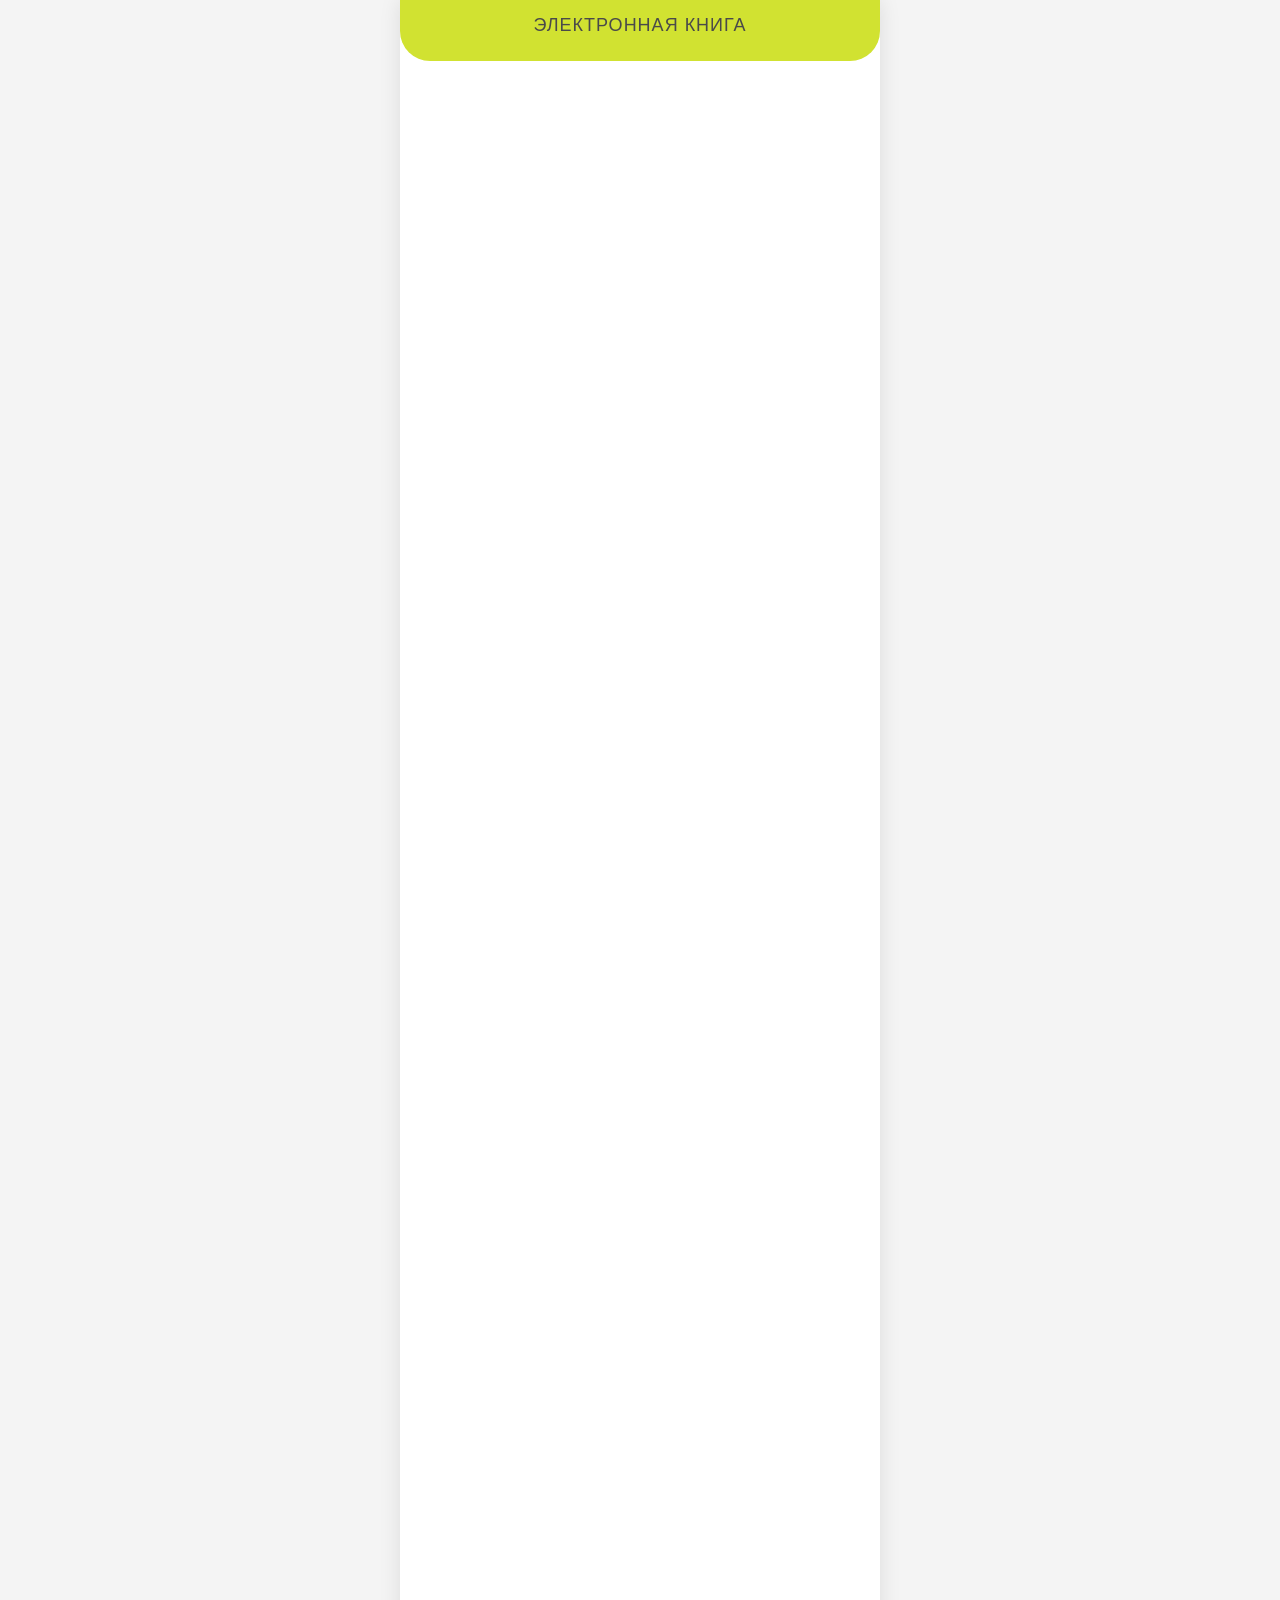
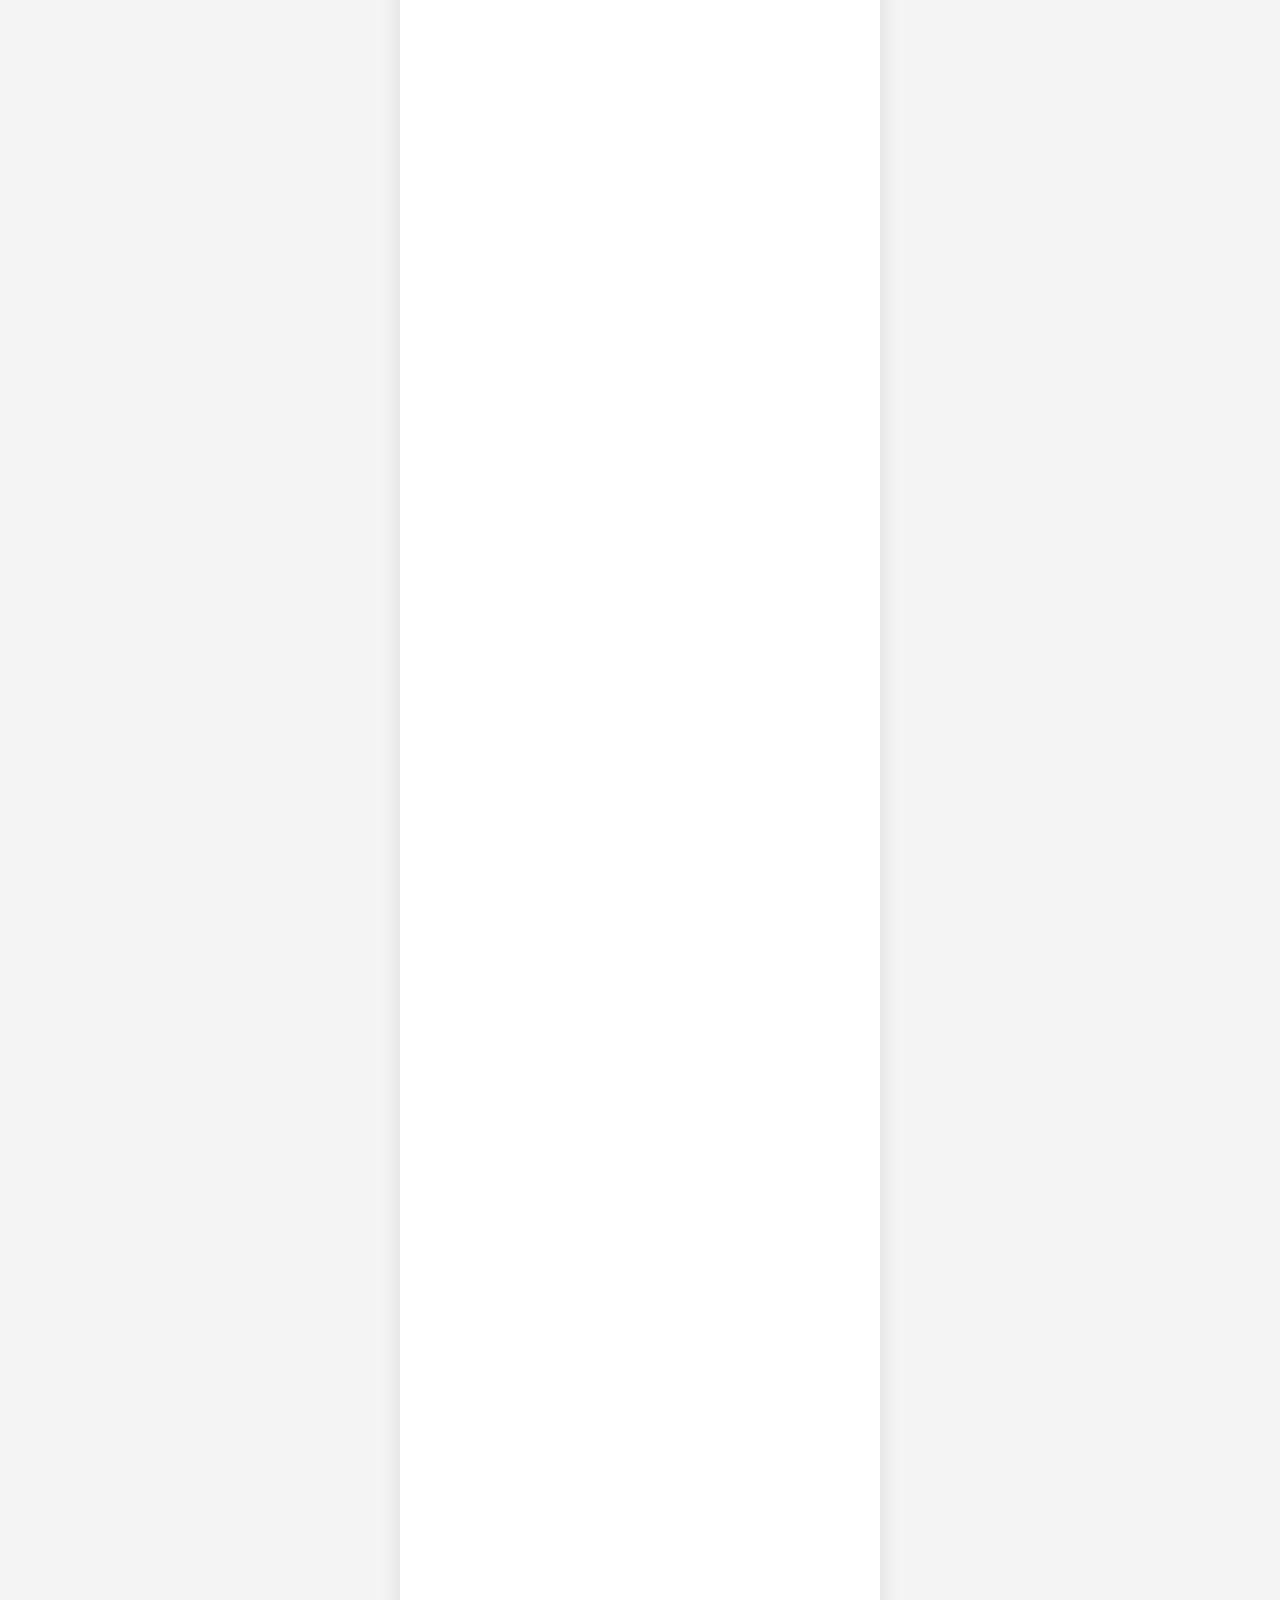
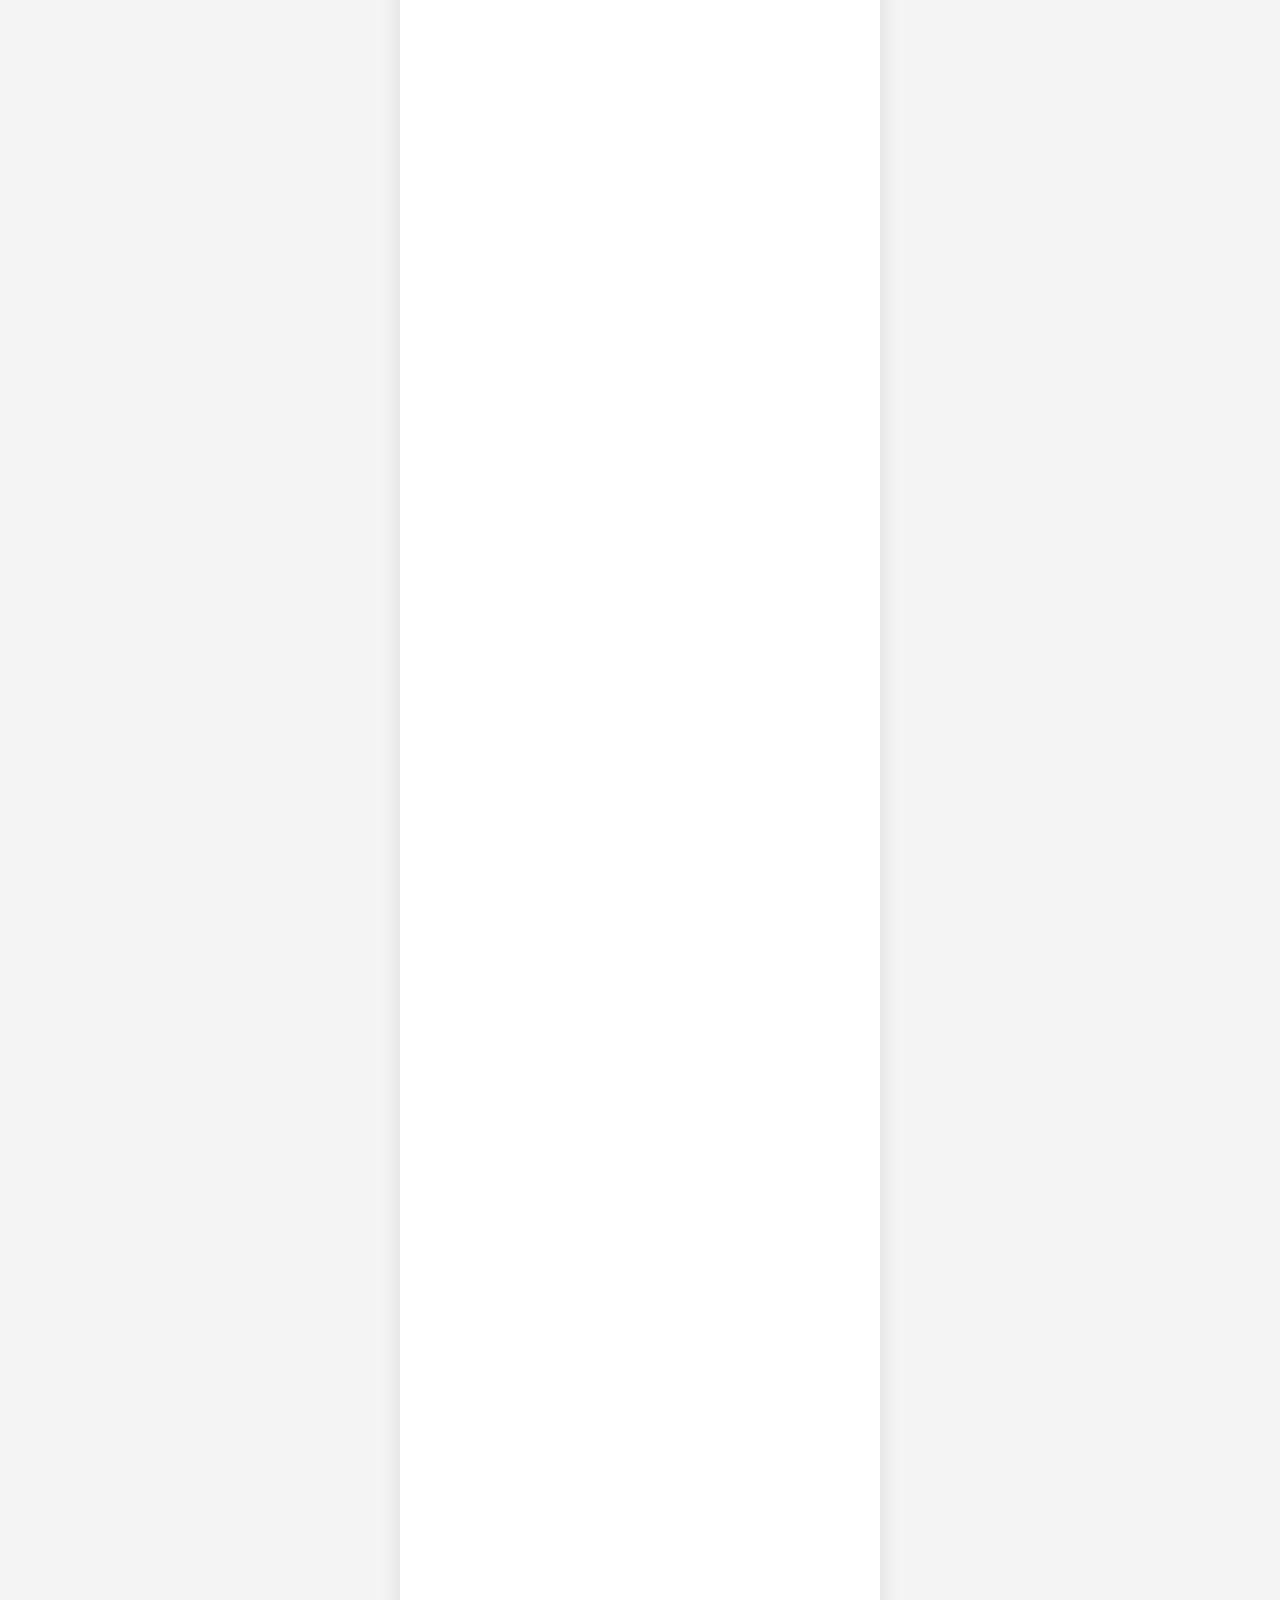
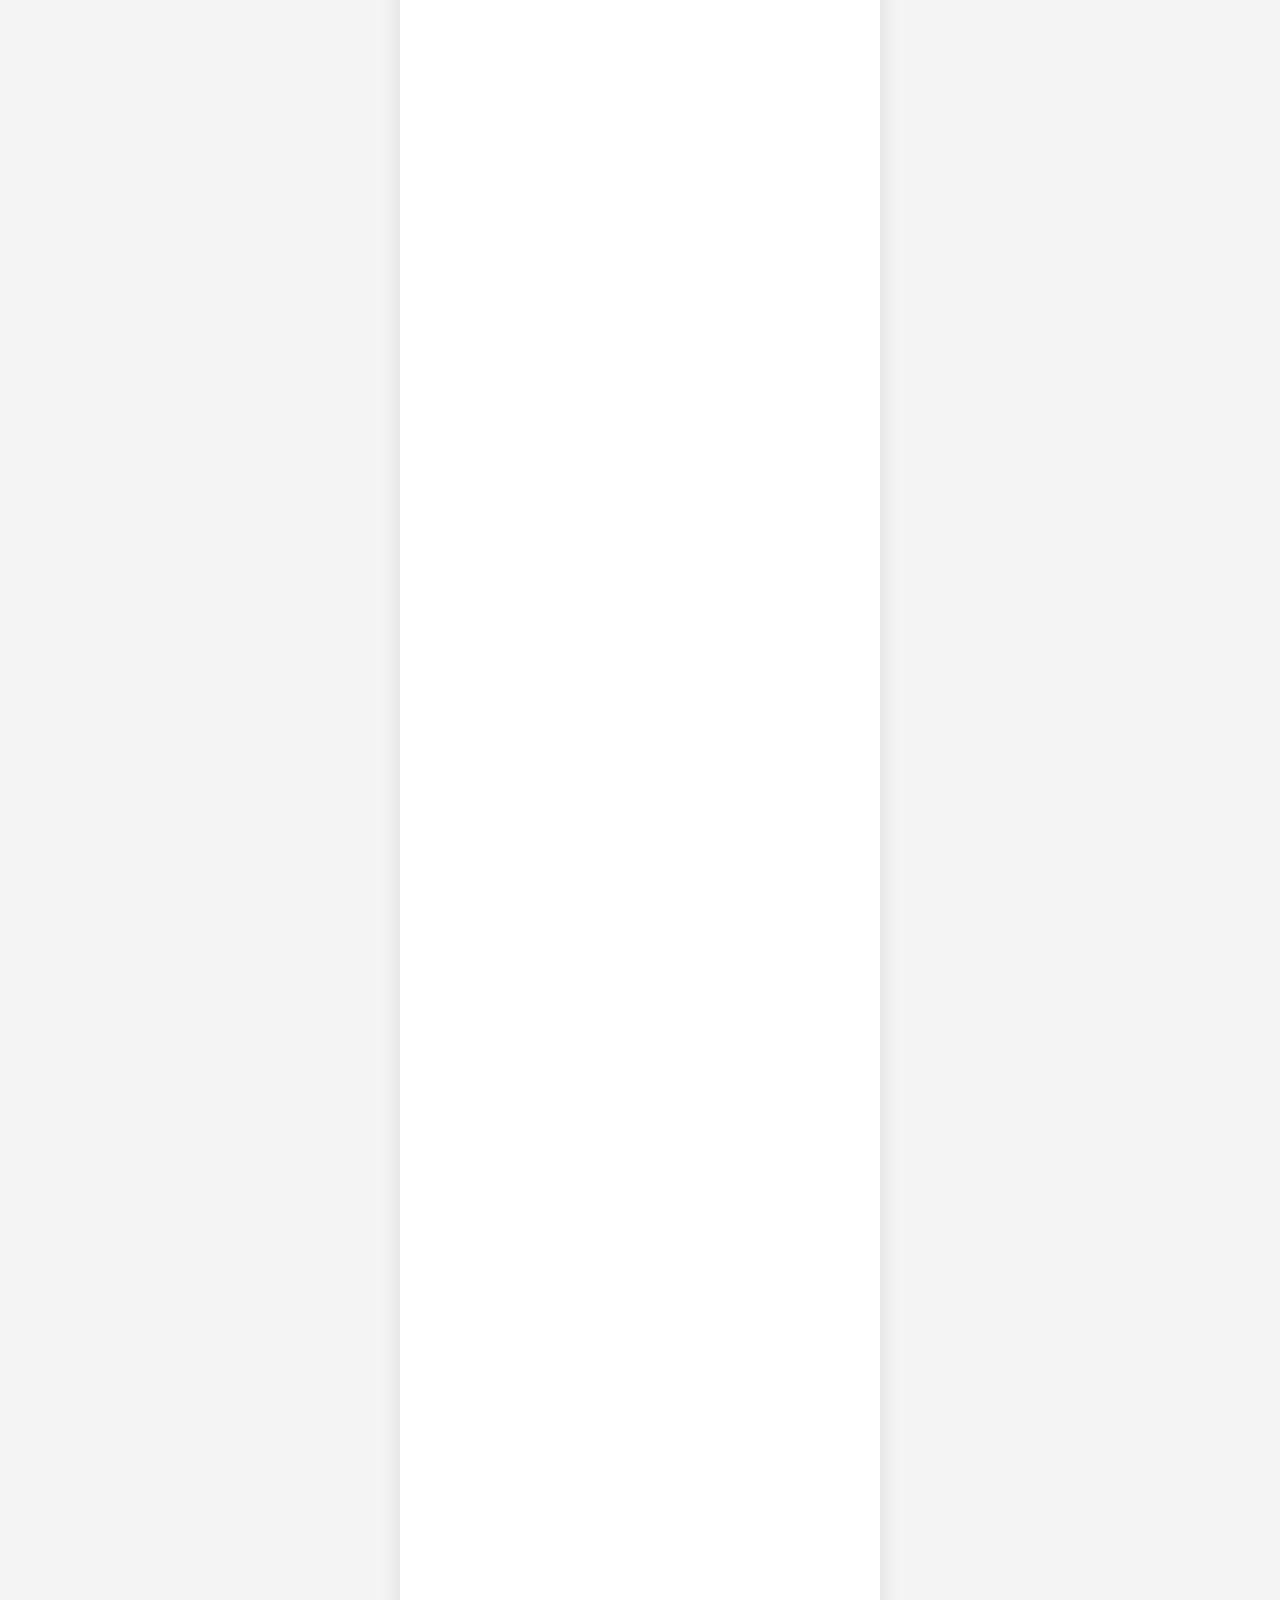
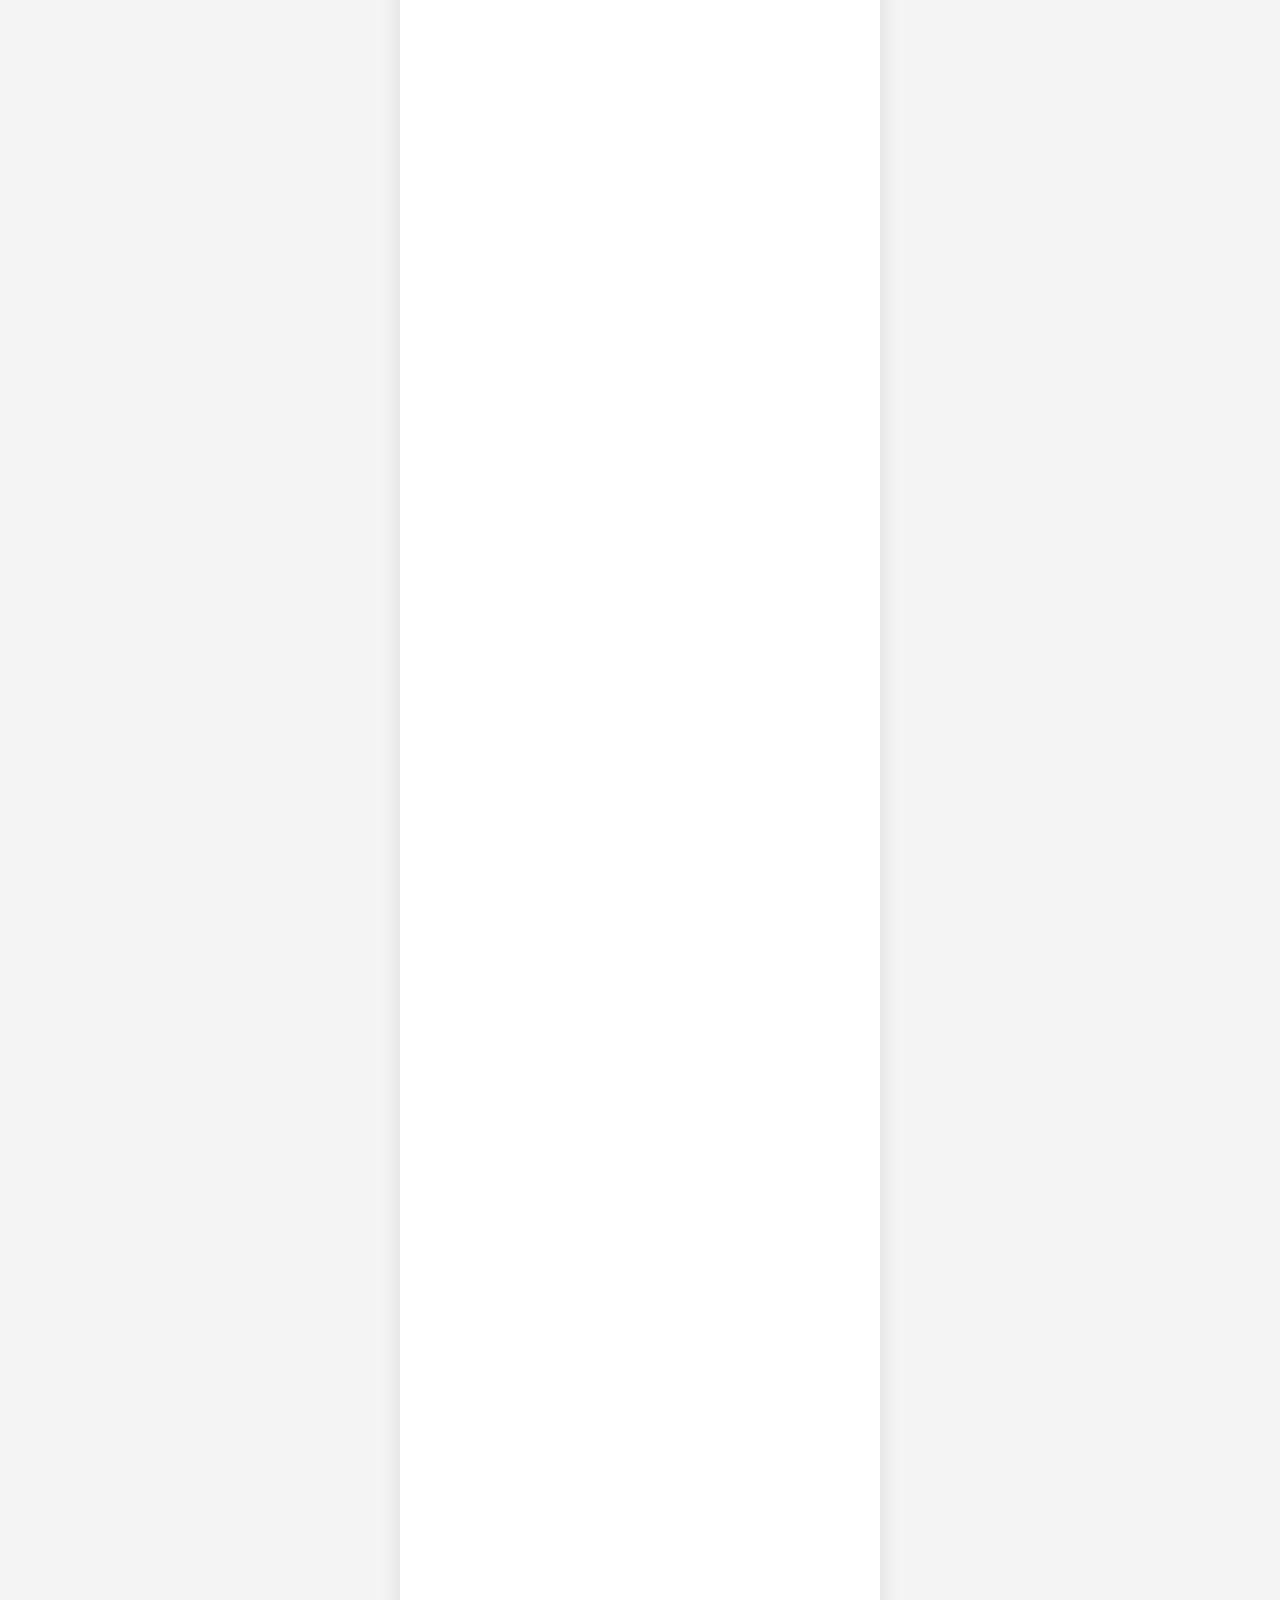
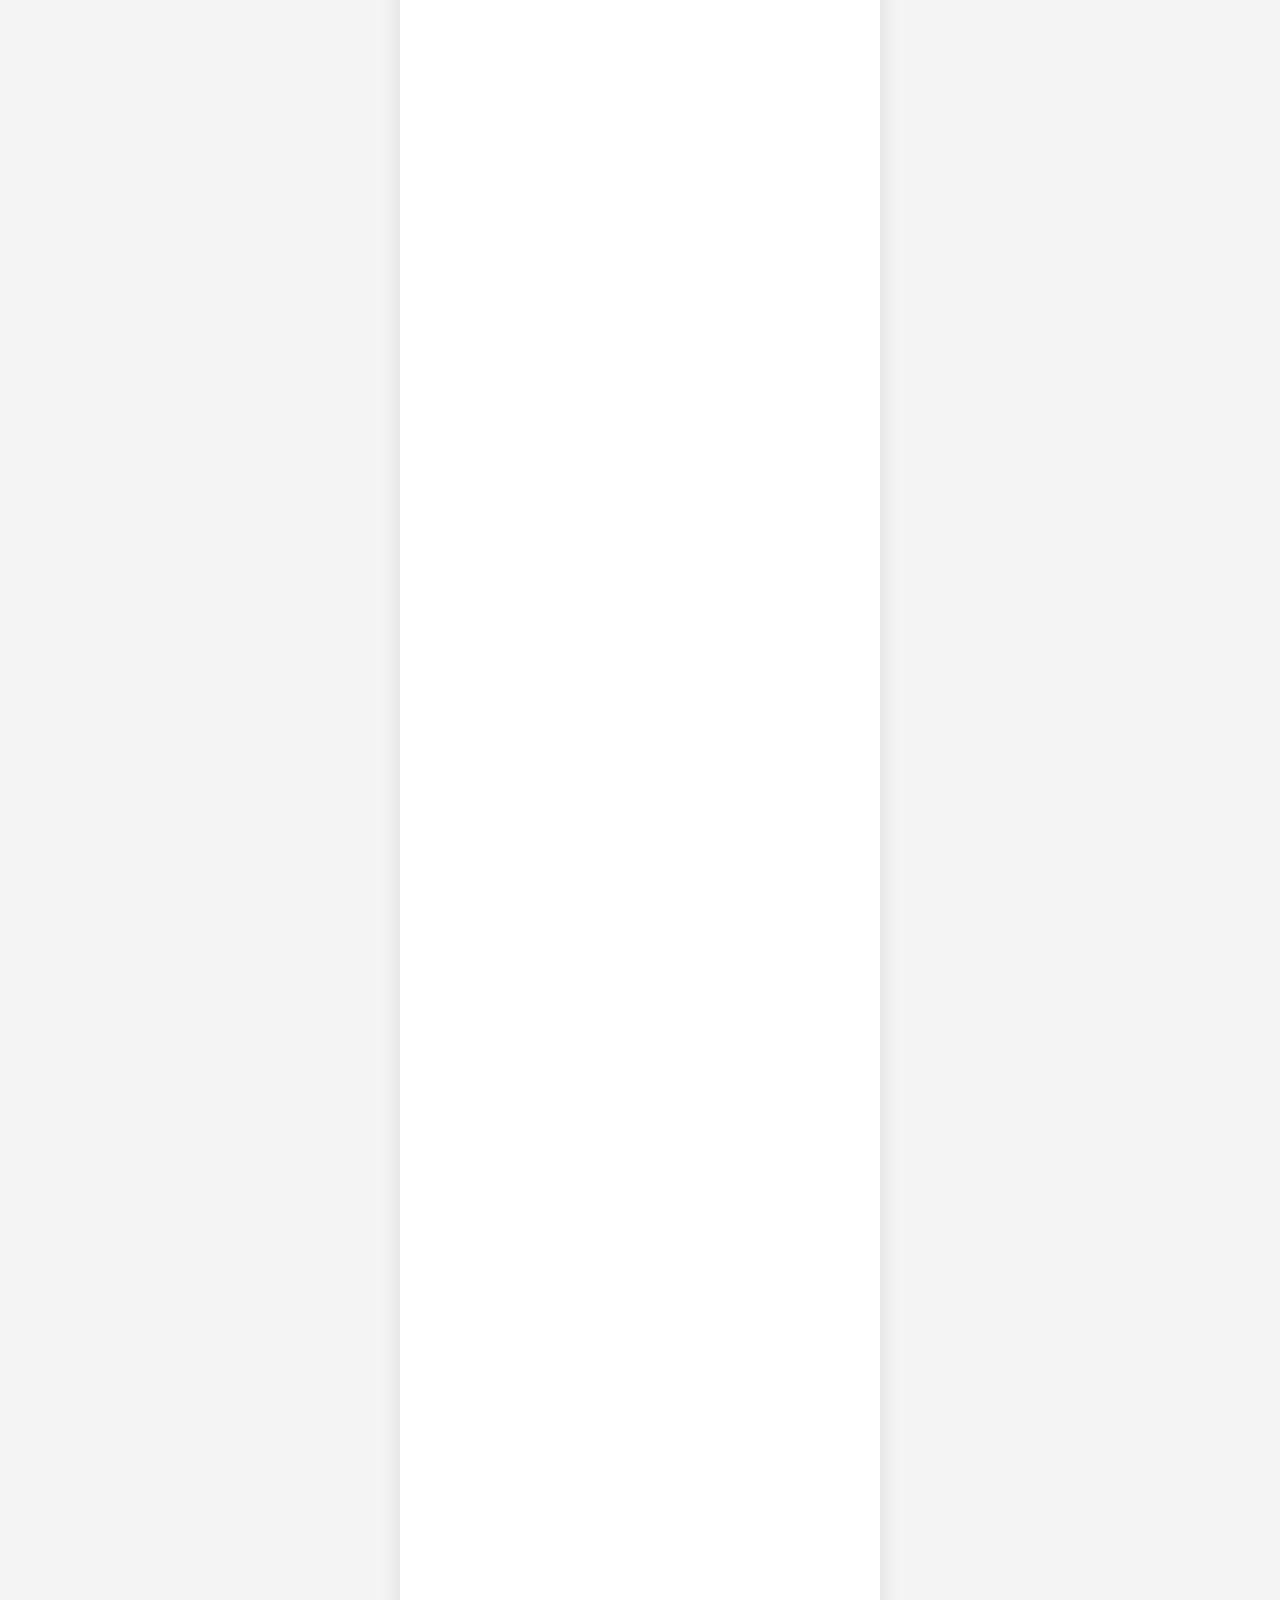
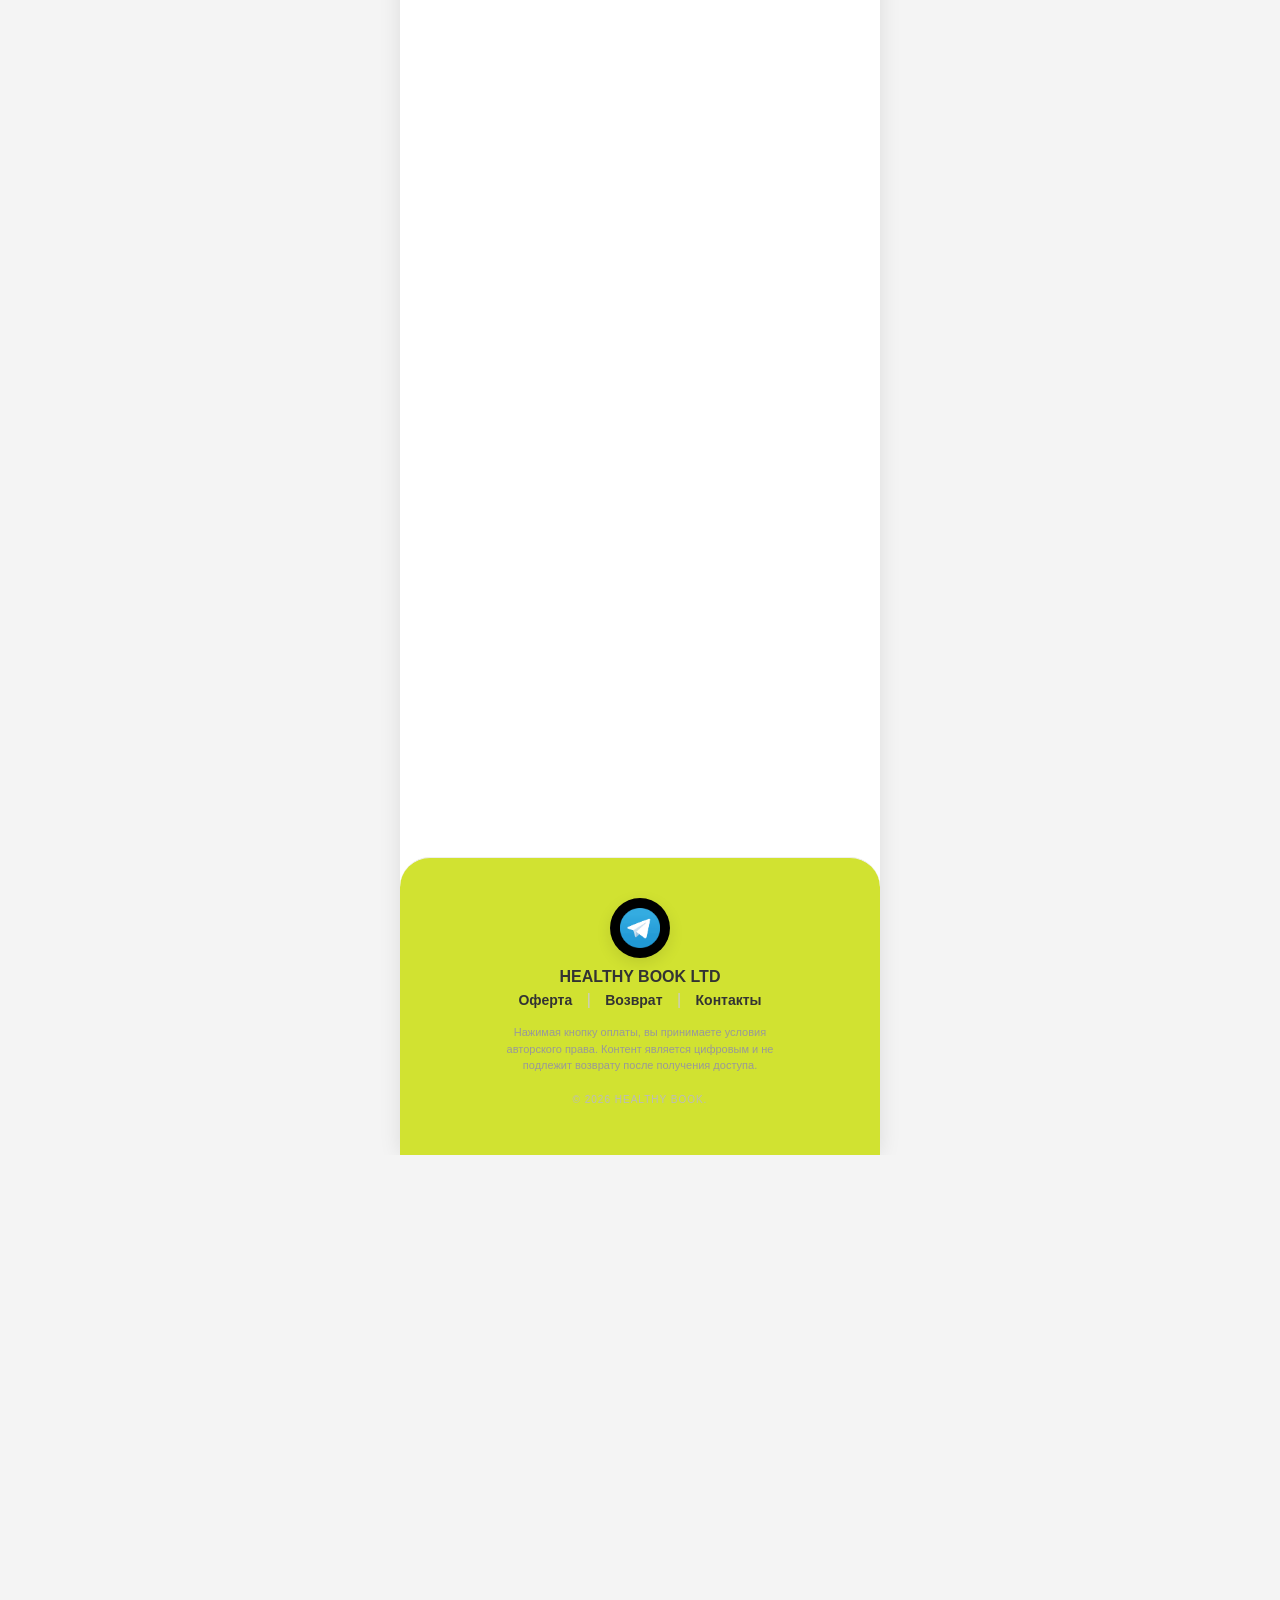
<file: index.html>
<!DOCTYPE html>
<html lang="ru">
<head>
    <meta charset="UTF-8">
    <meta name="viewport" content="width=device-width, initial-scale=1.0">
    <title>130 Рецептов от Диетолога</title>
    <link rel="stylesheet" href="https://cdn.jsdelivr.net/npm/swiper@11/swiper-bundle.min.css" />
    <link rel="stylesheet" href="css/style.css">

    <!-- Meta Pixel Code -->
    <script>
    !function(f,b,e,v,n,t,s)
    {if(f.fbq)return;n=f.fbq=function(){n.callMethod?
    n.callMethod.apply(n,arguments):n.queue.push(arguments)};
    if(!f._fbq)f._fbq=n;n.push=n;n.loaded=!0;n.version='2.0';
    n.queue=[];t=b.createElement(e);t.async=!0;
    t.src=v;s=b.getElementsByTagName(e)[0];
    s.parentNode.insertBefore(t,s)}(window, document,'script',
    'https://connect.facebook.net/en_US/fbevents.js');
    
    // Инициализация пикселя и отстук PageView
    fbq('init', '1728093011528704'); 
    fbq('track', 'PageView');
    </script>
    <noscript><img height="1" width="1" style="display:none"
    src="https://www.facebook.com/tr?id=1728093011528704&ev=PageView&noscript=1"
    /></noscript>
    <!-- End Meta Pixel Code -->

</head>
<body>

    <div class="mobile-container">
        
        <div class="top-badge">Электронная книга</div>

        <header class="main-header reveal">
            <h1 class="title-purple">130 уникальных рецептов</h1>
            <h2 class="title-dark">от диетолога</h2>
        </header>

        <div class="product-gallery-wrapper reveal">
            <div class="swiper mainProductSwiper">
                <div class="swiper-wrapper">
                    <div class="swiper-slide">
                        <img src="assets/img1.jpg" alt="Обложка">
                    </div>
                    <div class="swiper-slide">
                        <img src="assets/img2.jpg" alt="Разворот 1">
                    </div>
                    <div class="swiper-slide">
                        <img src="assets/img3.jpg" alt="Разворот 2">
                    </div>
                    <div class="swiper-slide">
                        <img src="assets/img4.jpg" alt="Разворот 3">
                    </div>
                    <div class="swiper-slide">
                        <img src="assets/img5.jpg" alt="Разворот 4">
                    </div>
                </div>
            </div>

            <div class="thumbs-row">
                <div class="thumb-box active-thumb" onclick="goToSlide(0)"><img src="assets/img1.jpg"></div>
                <div class="thumb-box" onclick="goToSlide(1)"><img src="assets/img2.jpg"></div>
                <div class="thumb-box" onclick="goToSlide(2)"><img src="assets/img3.jpg"></div>
                <div class="thumb-box" onclick="goToSlide(3)"><img src="assets/img4.jpg"></div>
                <div class="thumb-box" onclick="goToSlide(4)"><img src="assets/img5.jpg"></div>
            </div>
        </div>

        <section class="offer-section reveal">
            <h3 class="offer-title">
                БЛЮДА, КОТОРЫЕ ПОМОГУТ ВАМ СОХРАНИТЬ <span class="text-purple">ЗДОРОВЬЕ, ЭНЕРГИЮ И ХОРОШЕЕ НАСТРОЕНИЕ</span> КАЖДЫЙ ДЕНЬ
            </h3>
            <ul class="benefits-list">
                <li><span class="check-icon">✔</span> Готовьте вкусные блюда даже без опыта</li>
                <li><span class="check-icon">✔</span> Быстрые рецепты на 10–20 минут — для занятых людей</li>
                <li><span class="check-icon">✔</span> Сбалансированные блюда помогут оставаться сытыми, энергичными и в форме</li>
                <li><span class="check-icon">✔</span> Никаких сложных ингредиентов — всё можно купить в обычном супермаркете</li>
                <li><span class="check-icon">✔</span> Идеально для семьи (порция на 1 человека, просто умножьте на 2–4)</li>
                <li><span class="check-icon">✔</span> Пошаговые рецепты, с которыми вы точно всё сделаете правильно</li>
            </ul>
            <div class="bonus-block">
                <p class="bonus-label">БОНУСЫ ВКЛЮЧАЮТ:</p>
                <p class="bonus-item"><span class="star-icon">★</span> <strong>Список покупок</strong>, 12 Полезных соусов</p>
                <p class="bonus-item"><span class="star-icon">★</span> 10 Полезных Смузи</p>
            </div>
            <div class="price-block">
                <span class="current-price">11,99€</span>
                <span class="old-price">50€</span>
            </div>
            
            <div class="btn-wrapper">
                <button class="cta-button" onclick="scrollToTarget()">ПОЛУЧИТЬ КНИГУ СЕЙЧАС</button>
            </div>

            <div class="footer-info">
                <img src="assets/payments.png" alt="Оплата картами" class="payment-img" loading="lazy">
                <div class="rating">
                    <span class="stars">⭐⭐⭐⭐⭐</span>
                    <span class="rating-text">4.8/5 (7564+ Отзывов)</span>
                </div>
            </div>
        </section>

        <section class="categories-section reveal">
            <div class="category-card"><img src="assets/1.png" loading="lazy"><div class="card-text"><span class="count-purple">30+</span><span class="category-name">ЗАВТРАКОВ</span></div></div>
            <div class="category-card"><img src="assets/2.png" loading="lazy"><div class="card-text"><span class="count-purple">30+</span><span class="category-name">ОБЕДОВ</span></div></div>
            <div class="category-card"><img src="assets/3.png" loading="lazy"><div class="card-text"><span class="count-purple">25+</span><span class="category-name">УЖИНОВ</span></div></div>
            <div class="category-card"><img src="assets/4.png" loading="lazy"><div class="card-text"><span class="count-purple">20+</span><span class="category-name">ПЕРЕКУСОВ</span></div></div>
            <div class="category-card"><img src="assets/5.png" loading="lazy"><div class="card-text"><span class="count-purple">15+</span><span class="category-name">ВЫПЕЧКИ</span></div></div>
            <div class="category-card"><img src="assets/6.png" loading="lazy"><div class="card-text"><span class="count-purple">10+</span><span class="category-name">ДЕСЕРТОВ</span></div></div>
        </section>

        <section class="middle-btn-section reveal">
            <button class="cta-button" onclick="scrollToTarget()">ПОЛУЧИТЬ КНИГУ СЕЙЧАС</button>
        </section>

        <section class="comparison-section reveal">
            <h3 class="comparison-title">
                В ЧЕМ <span class="text-purple">ОТЛИЧИЕ</span>:<br>
                ПИТАНИЕ БЕЗ КНИГИ <span class="text-purple">VS</span><br>
                ПИТАНИЕ С 130 ПОЛЕЗНЫМИ РЕЦЕПТАМИ
            </h3>

            <div class="compare-card bad-card">
                <img src="assets/bez.png" alt="Без книги" class="compare-img" loading="lazy">
                <h4 class="card-title-bad">БЕЗ КНИГИ</h4>
                <ul class="bad-list">
                    <li><span class="cross-icon">✖</span> Одни и те же блюда каждый день</li>
                    <li><span class="cross-icon">✖</span> Мало энергии, постоянная тяга к сладкому</li>
                    <li><span class="cross-icon">✖</span> Пресный вкус, ничего вкусного</li>
                    <li><span class="cross-icon">✖</span> Отсутствие чёткого плана питания</li>
                    <li><span class="cross-icon">✖</span> Постоянные расходы на доставку еды</li>
                    <li><span class="cross-icon">✖</span> Ежедневный стресс: «Что приготовить сегодня?»</li>
                </ul>
            </div>

            <div class="vs-circle">VS</div>

            <div class="compare-card good-card">
                <img src="assets/s.png" alt="С книгой" class="compare-img" loading="lazy">
                <h4 class="card-title-good">С КНИГОЙ</h4>
                <ul class="good-list">
                    <li><span class="check-icon-good">✔</span> 130+ вкусных и сбалансированных рецептов</li>
                    <li><span class="check-icon-good">✔</span> Готовятся за 10–20 минут</li>
                    <li><span class="check-icon-good">✔</span> Простые ингредиенты → насыщенный вкус</li>
                    <li><span class="check-icon-good">✔</span> Больше энергии, лёгкость и лучшее пищеварение</li>
                    <li><span class="check-icon-good">✔</span> Большой выбор: боулы, салаты, супы, основные блюда, десерты</li>
                    <li><span class="check-icon-good">✔</span> Здоровое питание становится простым, вкусным и приятным</li>
                </ul>
            </div>

            <div class="btn-wrapper">
                <button class="cta-button" onclick="scrollToTarget()">
                    ПОЛУЧИТЬ КНИГУ СЕЙЧАС!
                    <span class="btn-price">11,99€</span>
                </button>
            </div>
        </section>

        <section class="recipes-gallery reveal">
            <h3 class="gallery-title">
                ПРИМЕРЫ БЛЮД, КОТОРЫЕ ПОДАРЯТ ВАМ <span class="text-purple">ЗДОРОВЬЕ, ЭНЕРГИЮ И НАСЛАЖДЕНИЕ</span>
            </h3>
            <div class="gallery-grid">
                <img src="assets/receipt1.webp" loading="lazy">
                <img src="assets/receipt2.webp" loading="lazy">
                <img src="assets/receipt3.webp" loading="lazy">
                <img src="assets/receipt4.webp" loading="lazy">
                <img src="assets/receipt5.webp" loading="lazy">
            </div>
        </section>

        <section class="author-section reveal">
            <img src="assets/author1.png" alt="Автор книги" class="author-img" loading="lazy">
            <h3 class="author-title">
                Питайтесь лучше каждый день с рецептами, которые можно приготовить за 10–20 минут
            </h3>
            <p class="author-text">
                Домашние блюда — это настоящий ключ к более здоровому питанию, лучшему самочувствию и поддержанию формы.
            </p>
            <p class="author-text">
                Но когда впереди длинный рабочий день, плотный график и вечное <strong>«Что приготовить сегодня?»</strong> — придерживаться здорового рациона кажется почти нереальным.
            </p>
            <p class="author-text">
                Именно для этого я создала эту книгу.
            </p>
            <p class="author-text">
                <strong>“130 <span class="text-purple">полезных рецептов</span>”</strong> — это готовый план для лёгкого и сбалансированного питания.
            </p>
            <p class="author-text">
                Внутри вы найдёте <strong><span class="text-purple">простую систему</span></strong>, которой пользуются занятые люди, родители, студенты и профессионалы, чтобы экономить время, питаться разумнее и, наконец, наслаждаться здоровыми блюдами без стресса.
            </p>
        </section>

        <section class="testimonials-section reveal">
            <h3 class="section-title-center">ОТЗЫВЫ <span class="text-purple">КЛИЕНТОВ</span></h3>
            <div class="swiper testimonialSwiper">
                <div class="swiper-wrapper">
                    <div class="swiper-slide"><img src="assets/o1.png" class="chat-screen" loading="eager"></div>
                    <div class="swiper-slide"><img src="assets/o2.png" class="chat-screen" loading="lazy"></div>
                    <div class="swiper-slide"><img src="assets/o3.png" class="chat-screen" loading="lazy"></div>
                    <div class="swiper-slide"><img src="assets/o4.png" class="chat-screen" loading="lazy"></div>
                    <div class="swiper-slide"><img src="assets/o5.png" class="chat-screen" loading="lazy"></div>
                    <div class="swiper-slide"><img src="assets/o6.png" class="chat-screen" loading="lazy"></div>
                    <div class="swiper-slide"><img src="assets/o7.png" class="chat-screen" loading="lazy"></div>
                    <div class="swiper-slide"><img src="assets/o8.png" class="chat-screen" loading="lazy"></div>
                    <div class="swiper-slide"><img src="assets/o9.png" class="chat-screen" loading="lazy"></div>
                    <div class="swiper-slide"><img src="assets/o10.png" class="chat-screen" loading="lazy"></div>
                    <div class="swiper-slide"><img src="assets/o11.png" class="chat-screen" loading="lazy"></div>
                    <div class="swiper-slide"><img src="assets/o12.png" class="chat-screen" loading="lazy"></div>
                    <div class="swiper-slide"><img src="assets/o13.png" class="chat-screen" loading="lazy"></div>
                    <div class="swiper-slide"><img src="assets/o14.png" class="chat-screen" loading="lazy"></div>
                    <div class="swiper-slide"><img src="assets/o15.png" class="chat-screen" loading="lazy"></div>
                    <div class="swiper-slide"><img src="assets/o16.png" class="chat-screen" loading="lazy"></div>
                    <div class="swiper-slide"><img src="assets/o17.png" class="chat-screen" loading="lazy"></div>
                    <div class="swiper-slide"><img src="assets/o18.png" class="chat-screen" loading="lazy"></div>
                    <div class="swiper-slide"><img src="assets/o19.png" class="chat-screen" loading="lazy"></div>
                    <div class="swiper-slide"><img src="assets/o20.png" class="chat-screen" loading="lazy"></div>
                </div>
                <div class="swiper-pagination"></div>
            </div>
        </section>

        <section class="bonus-intro-section reveal">
            <h3 class="bonus-wait-title">Подождите, это еще <span class="text-purple">не всё!</span></h3>
            <p class="bonus-wait-text">Заказывайте сейчас — и получите <span class="text-purple">3 эксклюзивных бонуса!</span></p>
        </section>

        <section class="bonus-slider-section reveal">
            <div class="swiper bonusSwiper">
                <div class="swiper-wrapper">
                    <div class="swiper-slide">
                        <div class="bonus-slide-card">
                            <img src="assets/bonus2.webp" class="bonus-slide-img" alt="Бонус 1" loading="lazy">
                            <div class="bonus-slide-content">
                                <div class="bonus-slide-tag">БОНУС 1</div>
                                <h4 class="bonus-slide-title">СПИСОК<br>ПОКУПОК</h4>
                                <p class="bonus-slide-desc">Списки продуктов экономят время и упрощают готовку</p>
                                <div class="bonus-price-row">
                                    <span class="bonus-slide-price">11,99€</span>
                                    <span class="bonus-slide-free">БЕСПЛАТНО</span>
                                </div>
                            </div>
                        </div>
                    </div>
                    <div class="swiper-slide">
                        <div class="bonus-slide-card">
                            <img src="assets/bonus3.webp" class="bonus-slide-img" alt="Бонус 2" loading="lazy">
                            <div class="bonus-slide-content">
                                <div class="bonus-slide-tag">БОНУС 2</div>
                                <h4 class="bonus-slide-title">12 ПОЛЕЗНЫХ<br>СОУСОВ</h4>
                                <p class="bonus-slide-desc">Оригинальные рецепты соусов в полезной версии</p>
                                <div class="bonus-price-row">
                                    <span class="bonus-slide-price">11,99€</span>
                                    <span class="bonus-slide-free">БЕСПЛАТНО</span>
                                </div>
                            </div>
                        </div>
                    </div>
                    <div class="swiper-slide">
                        <div class="bonus-slide-card">
                            <img src="assets/bonus4.webp" class="bonus-slide-img" alt="Бонус 3" loading="lazy">
                            <div class="bonus-slide-content">
                                <div class="bonus-slide-tag">БОНУС 3</div>
                                <h4 class="bonus-slide-title">10 ПОЛЕЗНЫХ<br>СМУЗИ</h4>
                                <p class="bonus-slide-desc">Для энергии, лёгкости и очищения организма</p>
                                <div class="bonus-price-row">
                                    <span class="bonus-slide-price">11,99€</span>
                                    <span class="bonus-slide-free">БЕСПЛАТНО</span>
                                </div>
                            </div>
                        </div>
                    </div>
                </div>
                <div class="swiper-pagination"></div>
            </div>
        </section>

        <section class="super-offer-container reveal" id="final-offer">
            <h3 class="final-big-title">
                130 ВКУСНЫХ РЕЦЕПТОВ <br> И <span class="text-purple">3 УНИКАЛЬНЫХ БОНУСА</span>
            </h3>
            <img src="assets/all_bundle.png" alt="Весь набор книг" class="bundle-img" loading="lazy">
            <p class="offer-subtitle">
                ЛЕГКО ГОТОВИТЬ, ПОЛЕЗНО ДЛЯ ЗДОРОВЬЯ — ИДЕАЛЬНО ДЛЯ ЕЖЕДНЕВНОГО РАЦИОНА!
            </p>
            <div class="bonuses-list-box">
                <div class="bonus-row"><div class="bonus-check">✔</div><div>Бонус: Бесплатно «Списки закупок» (11,99€)</div></div>
                <div class="bonus-row"><div class="bonus-check">✔</div><div>Бонус: Бесплатно «12 полезных соусов» (11,99€)</div></div>
                <div class="bonus-row"><div class="bonus-check">✔</div><div>Бонус: Бесплатно «10 полезных смузи» (11,99€)</div></div>
            </div>
            <div class="price-final-block">
                <span class="price-final-big">11,99€</span>
                <span class="price-final-old">50€</span>
            </div>
            <p class="timer-label">До окончания акции осталось:</p>
            <div class="timer-box">
                <div class="timer-part"><span class="timer-num">00</span><span class="timer-text">Часов</span></div>
                <div class="timer-colon">:</div>
                <div class="timer-part"><span class="timer-num" id="minutes">10</span><span class="timer-text">Минут</span></div>
                <div class="timer-colon">:</div>
                <div class="timer-part"><span class="timer-num" id="seconds">00</span><span class="timer-text">Секунд</span></div>
            </div>
            <button class="cta-button final-purple-btn" id="payBtn" onclick="goToPayment()">ПОЛУЧИТЬ КНИГУ СЕЙЧАС!</button>
            <div class="payment-row-final">
                <img src="assets/payments.png" alt="Payments" style="width: 100%; max-width: 250px;" loading="lazy">
            </div>
        </section>

        <section class="faq-section reveal">
            <h3 class="faq-title">ВОПРОС ОТВЕТ</h3>
            
            <div class="faq-container">
                <div class="faq-item">
                    <div class="faq-question">
                        <span class="faq-question-text">СЛОЖНЫ ЛИ РЕЦЕПТЫ В ЭТОЙ КНИГЕ?</span>
                        <div class="faq-toggle"></div>
                    </div>
                    <div class="faq-answer">
                        Нет, все рецепты максимально простые. Мы специально подбирали блюда, которые готовятся из доступных продуктов и не требуют навыков шеф-повара. Вы справитесь, даже если готовите редко.
                    </div>
                </div>
                <div class="faq-item">
                    <div class="faq-question">
                        <span class="faq-question-text">КАК БЫСТРО Я УВИЖУ РЕЗУЛЬТАТЫ ПРИМЕНЕНИЯ ЭТИХ РЕЦЕПТОВ?</span>
                        <div class="faq-toggle"></div>
                    </div>
                    <div class="faq-answer">
                        Многие клиенты отмечают легкость и прилив энергии уже через 3-5 дней правильного питания. Видимые изменения фигуры зависят от вашего исходного состояния, но улучшения самочувствия вы заметите почти сразу.
                    </div>
                </div>
                <div class="faq-item">
                    <div class="faq-question">
                        <span class="faq-question-text">У МЕНЯ НЕТ ВРЕМЕНИ НА ПРИГОТОВЛЕНИЕ БЛЮД. ПОДОЙДЕТ ЛИ МНЕ ЭТА КНИГА?</span>
                        <div class="faq-toggle"></div>
                    </div>
                    <div class="faq-answer">
                        Да! Это одно из главных преимуществ. Большинство рецептов готовятся всего за 10–20 минут. Это часто быстрее, чем выбрать и дождаться доставку еды.
                    </div>
                </div>
                <div class="faq-item">
                    <div class="faq-question">
                        <span class="faq-question-text">ЕСТЬ ЛИ В КНИГЕ КАЛОРИЙНОСТЬ БЛЮД И ИХ БЖУ?</span>
                        <div class="faq-toggle"></div>
                    </div>
                    <div class="faq-answer">
                        Конечно. К каждому рецепту прилагается полный расчет КБЖУ (калории, белки, жиры, углеводы), чтобы вам было удобно следить за своим рационом.
                    </div>
                </div>
                <div class="faq-item">
                    <div class="faq-question">
                        <span class="faq-question-text">ПОДОЙДЕТ ЛИ МНЕ КНИГА, ЕСЛИ Я ХОЧУ ПОХУДЕТЬ?</span>
                        <div class="faq-toggle"></div>
                    </div>
                    <div class="faq-answer">
                        Да, рецепты сбалансированы так, чтобы вы получали все нутриенты, наедались, но при этом не перебирали калорий. Это идеальная база для комфортного и здорового похудения.
                    </div>
                </div>
            </div>

            <img src="assets/krug.png" alt="Healthy Food" class="faq-bottom-img" loading="lazy">
        </section>

        <footer class="site-footer" style="text-align: center; padding: 40px 20px; margin-top: 20px; border-top: 1px solid #eee;">
    
            <div class="footer-icon-circle" style="margin-bottom: 10px;">
                <img src="assets/tg.png" alt="Telegram" loading="lazy" style="width: 40px; height: 40px;">
            </div>
            <div class="footer-company" style="font-weight: bold; margin-bottom: 5px; color: #333;">HEALTHY BOOK LTD</div>
            
        
            <div style="margin-bottom: 15px;">
                <a href="policy.html" style="color: #333; text-decoration: none; font-size: 14px; font-weight: 600; margin: 0 10px;">Оферта</a>
                <span style="color: #ccc;">|</span>
                <a href="policy.html" style="color: #333; text-decoration: none; font-size: 14px; font-weight: 600; margin: 0 10px;">Возврат</a>
                <span style="color: #ccc;">|</span>
                <a href="policy.html#contacts" style="color: #333; text-decoration: none; font-size: 14px; font-weight: 600; margin: 0 10px;">Контакты</a>
            </div>
        
            <p style="font-size: 11px; color: #999; max-width: 280px; margin: 0 auto; line-height: 1.5;">
                Нажимая кнопку оплаты, вы принимаете условия авторского права. Контент является цифровым и не подлежит возврату после получения доступа.
            </p>
            
            <p style="font-size: 10px; color: #bbb; margin-top: 20px; letter-spacing: 1px;">
                © 2026 HEALTHY BOOK.
            </p>
        </footer>

    </div> 
    
    <div class="sticky-bottom-bar">
        <button class="sticky-btn" onclick="goToPayment()">ПОЛУЧИТЬ КНИГУ СО СКИДКОЙ</button>
    </div>

    <script src="https://cdn.jsdelivr.net/npm/swiper@11/swiper-bundle.min.js"></script>
    
    <script>
        var productSwiper;

        function scrollToTarget() {
            const target = document.getElementById('final-offer');
            if (target) {
                target.scrollIntoView({ behavior: 'smooth', block: 'start' });
            }
        }
        
        // --- ЛОГИКА ОПЛАТЫ WHOP + FB PIXEL ---
        function goToPayment() {
            // 1. Отстукиваем событие InitiateCheckout перед уходом с сайта
            if (typeof fbq !== 'undefined') {
                fbq('track', 'InitiateCheckout', {
                    value: 11.99,
                    currency: 'EUR',
                    content_name: '130 Рецептов от Диетолога'
                });
            }
            
            // 2. Редирект на чекаут Whop 
            window.location.href = "https://whop.com/checkout/plan_ZiASsc4JSfmVH";
        }
        
        function goToSlide(index) {
            if (productSwiper) {
                productSwiper.slideTo(index);
            }
        }

        document.addEventListener('DOMContentLoaded', function () {
            productSwiper = new Swiper(".mainProductSwiper", {
                slidesPerView: 1,
                spaceBetween: 0,
                effect: 'fade',
                fadeEffect: { crossFade: true },
                grabCursor: true,
                on: {
                    slideChange: function () {
                        const index = this.activeIndex;
                        const thumbs = document.querySelectorAll('.thumb-box');
                        thumbs.forEach(t => t.classList.remove('active-thumb'));
                        if (thumbs[index]) {
                            thumbs[index].classList.add('active-thumb');
                        }
                    }
                }
            });

            new Swiper(".testimonialSwiper", {
                slidesPerView: 1.25, 
                centeredSlides: true,
                spaceBetween: 20,
                loop: true,
                pagination: { el: ".swiper-pagination", dynamicBullets: true },
            });

            new Swiper(".bonusSwiper", {
                slidesPerView: 1.15, 
                spaceBetween: 20,    
                centeredSlides: true, 
                pagination: { el: ".swiper-pagination", dynamicBullets: true },
            });

            // Таймер
            var tenMinutes = 60 * 10, 
                displayMinutes = document.querySelector('#minutes'),
                displaySeconds = document.querySelector('#seconds'),
                timer = tenMinutes, minutes, seconds;

            setInterval(function () {
                if (displayMinutes && displaySeconds) {
                    minutes = parseInt(timer / 60, 10);
                    seconds = parseInt(timer % 60, 10);
                    displayMinutes.textContent = minutes < 10 ? "0" + minutes : minutes;
                    displaySeconds.textContent = seconds < 10 ? "0" + seconds : seconds;
                    if (--timer < 0) timer = 0;
                }
            }, 1000);

            // FAQ
            document.querySelectorAll('.faq-question').forEach(question => {
                question.addEventListener('click', () => {
                    question.parentNode.classList.toggle('active');
                });
            });

            // Reveal анимация
            function reveal() {
                var reveals = document.querySelectorAll(".reveal");
                for (var i = 0; i < reveals.length; i++) {
                    var windowHeight = window.innerHeight;
                    var elementTop = reveals[i].getBoundingClientRect().top;
                    if (elementTop < windowHeight - 50) {
                        reveals[i].classList.add("active");
                    }
                }
            }
            window.addEventListener("scroll", reveal);
            reveal(); 

            // Sticky Bar
            const stickyBar = document.querySelector('.sticky-bottom-bar');
            const triggerElement = document.querySelector('.product-gallery-wrapper');
            if (stickyBar && triggerElement) {
                const observer = new IntersectionObserver((entries) => {
                    entries.forEach(entry => {
                        if (!entry.isIntersecting && entry.boundingClientRect.top < 0) {
                            stickyBar.classList.add('show-sticky');
                        } else {
                            stickyBar.classList.remove('show-sticky');
                        }
                    });
                }, { threshold: 0 });
                observer.observe(triggerElement);
            }
        });
    </script>
</body>
</html>
</file>
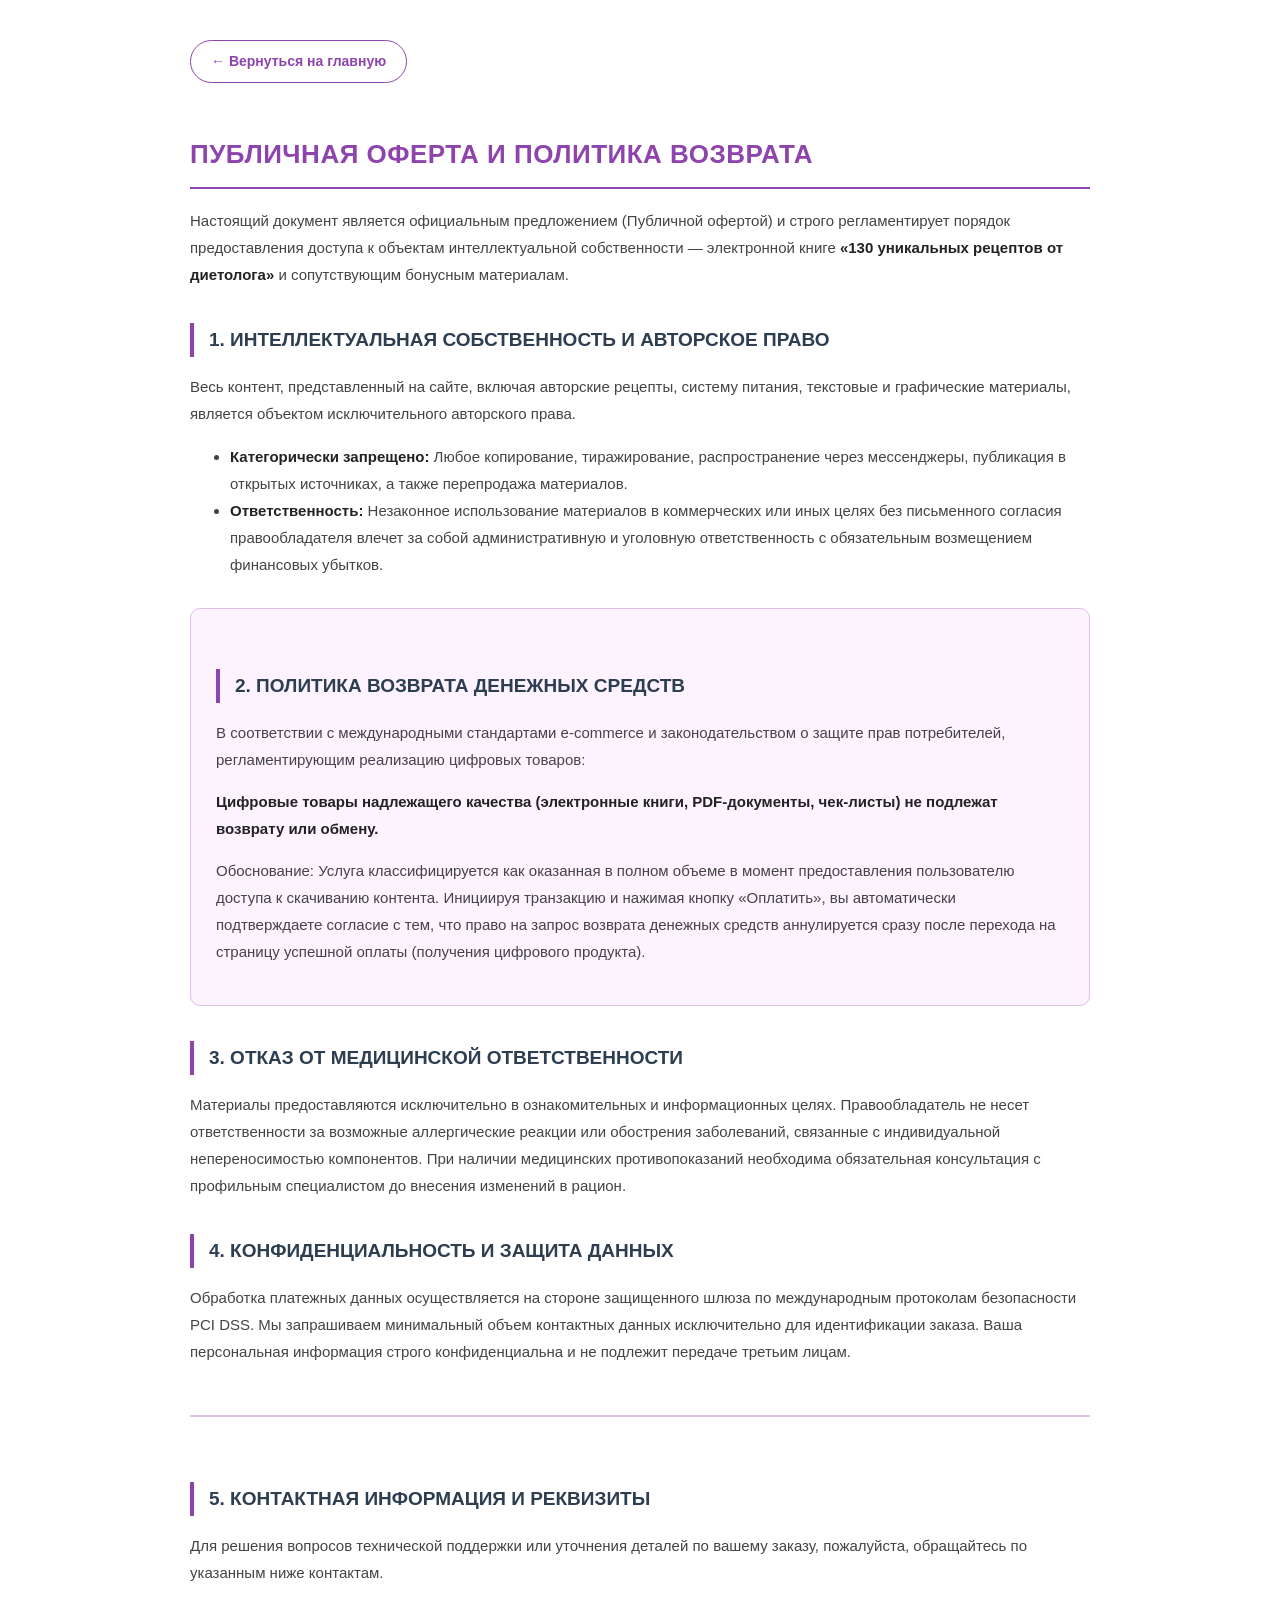
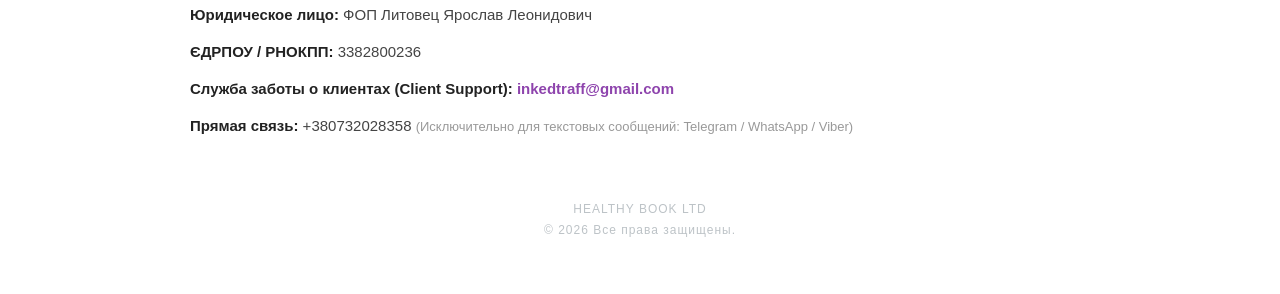
<file: policy.html>
<!DOCTYPE html>
<html lang="ru">
<head>
    <meta charset="UTF-8">
    <meta name="viewport" content="width=device-width, initial-scale=1.0">
    <title>Публичная оферта и Политика конфиденциальности</title>
    <style>
        body { font-family: 'Segoe UI', Arial, sans-serif; line-height: 1.8; color: #2c3e50; padding: 40px 20px; max-width: 900px; margin: 0 auto; background-color: #fff; }
        h1 { color: #8e44ad; border-bottom: 2px solid #8e44ad; padding-bottom: 10px; font-size: 26px; text-transform: uppercase; letter-spacing: 0.5px; }
        h2 { color: #2c3e50; margin-top: 35px; border-left: 4px solid #8e44ad; padding-left: 15px; font-size: 19px; text-transform: uppercase; }
        p, li { font-size: 15px; color: #444; }
        .highlight { background-color: #fcf3ff; padding: 25px; border-radius: 10px; border: 1px solid #e1bee7; margin: 30px 0; }
        .back-link { display: inline-block; margin-bottom: 30px; color: #8e44ad; text-decoration: none; font-weight: bold; border: 1px solid #8e44ad; padding: 8px 20px; border-radius: 50px; transition: 0.3s; font-size: 14px; }
        .back-link:hover { background: #8e44ad; color: #fff; }
        strong { color: #222; }
        .contacts-list li { margin-bottom: 10px; }
    </style>
</head>
<body>
    <a href="index.html" class="back-link">← Вернуться на главную</a>
    
    <h1>Публичная оферта и Политика возврата</h1>
    <p>Настоящий документ является официальным предложением (Публичной офертой) и строго регламентирует порядок предоставления доступа к объектам интеллектуальной собственности — электронной книге <strong>«130 уникальных рецептов от диетолога»</strong> и сопутствующим бонусным материалам.</p>

    <h2>1. Интеллектуальная собственность и авторское право</h2>
    <p>Весь контент, представленный на сайте, включая авторские рецепты, систему питания, текстовые и графические материалы, является объектом исключительного авторского права.</p>
    <ul>
        <li><strong>Категорически запрещено:</strong> Любое копирование, тиражирование, распространение через мессенджеры, публикация в открытых источниках, а также перепродажа материалов.</li>
        <li><strong>Ответственность:</strong> Незаконное использование материалов в коммерческих или иных целях без письменного согласия правообладателя влечет за собой административную и уголовную ответственность с обязательным возмещением финансовых убытков.</li>
    </ul>

    <div class="highlight">
        <h2>2. Политика возврата денежных средств</h2>
        <p>В соответствии с международными стандартами e-commerce и законодательством о защите прав потребителей, регламентирующим реализацию цифровых товаров:</p>
        <p><strong>Цифровые товары надлежащего качества (электронные книги, PDF-документы, чек-листы) не подлежат возврату или обмену.</strong></p>
        <p>Обоснование: Услуга классифицируется как оказанная в полном объеме в момент предоставления пользователю доступа к скачиванию контента. Инициируя транзакцию и нажимая кнопку «Оплатить», вы автоматически подтверждаете согласие с тем, что право на запрос возврата денежных средств аннулируется сразу после перехода на страницу успешной оплаты (получения цифрового продукта).</p>
    </div>

    <h2>3. Отказ от медицинской ответственности</h2>
    <p>Материалы предоставляются исключительно в ознакомительных и информационных целях. Правообладатель не несет ответственности за возможные аллергические реакции или обострения заболеваний, связанные с индивидуальной непереносимостью компонентов. При наличии медицинских противопоказаний необходима обязательная консультация с профильным специалистом до внесения изменений в рацион.</p>

    <h2>4. Конфиденциальность и защита данных</h2>
    <p>Обработка платежных данных осуществляется на стороне защищенного шлюза по международным протоколам безопасности PCI DSS. Мы запрашиваем минимальный объем контактных данных исключительно для идентификации заказа. Ваша персональная информация строго конфиденциальна и не подлежит передаче третьим лицам.</p>

    <div id="contacts" style="margin-top: 50px; padding-top: 30px; border-top: 2px solid #e1bee7;">
        <h2>5. Контактная информация и реквизиты</h2>
        <p>Для решения вопросов технической поддержки или уточнения деталей по вашему заказу, пожалуйста, обращайтесь по указанным ниже контактам.</p>
        
        <ul class="contacts-list" style="list-style: none; padding-left: 0; font-size: 15px; color: #444;">
            <li><strong>Юридическое лицо:</strong> ФОП Литовец Ярослав Леонидович</li>
            <li><strong>ЄДРПОУ / РНОКПП:</strong> 3382800236</li>
            <li><strong>Служба заботы о клиентах (Client Support):</strong> <a href="mailto:inkedtraff@gmail.com" style="color: #8e44ad; text-decoration: none; font-weight: bold;">inkedtraff@gmail.com</a></li>
            <li><strong>Прямая связь:</strong> +380732028358 <span style="font-size: 13px; color: #999;">(Исключительно для текстовых сообщений: Telegram / WhatsApp / Viber)</span></li>
        </ul>
    </div>

    <p style="margin-top: 60px; text-align: center; font-size: 12px; color: #bdc3c7; letter-spacing: 1px;">
        HEALTHY BOOK LTD<br>
        © 2026 Все права защищены.
    </p>
</body>
</html>
</file>
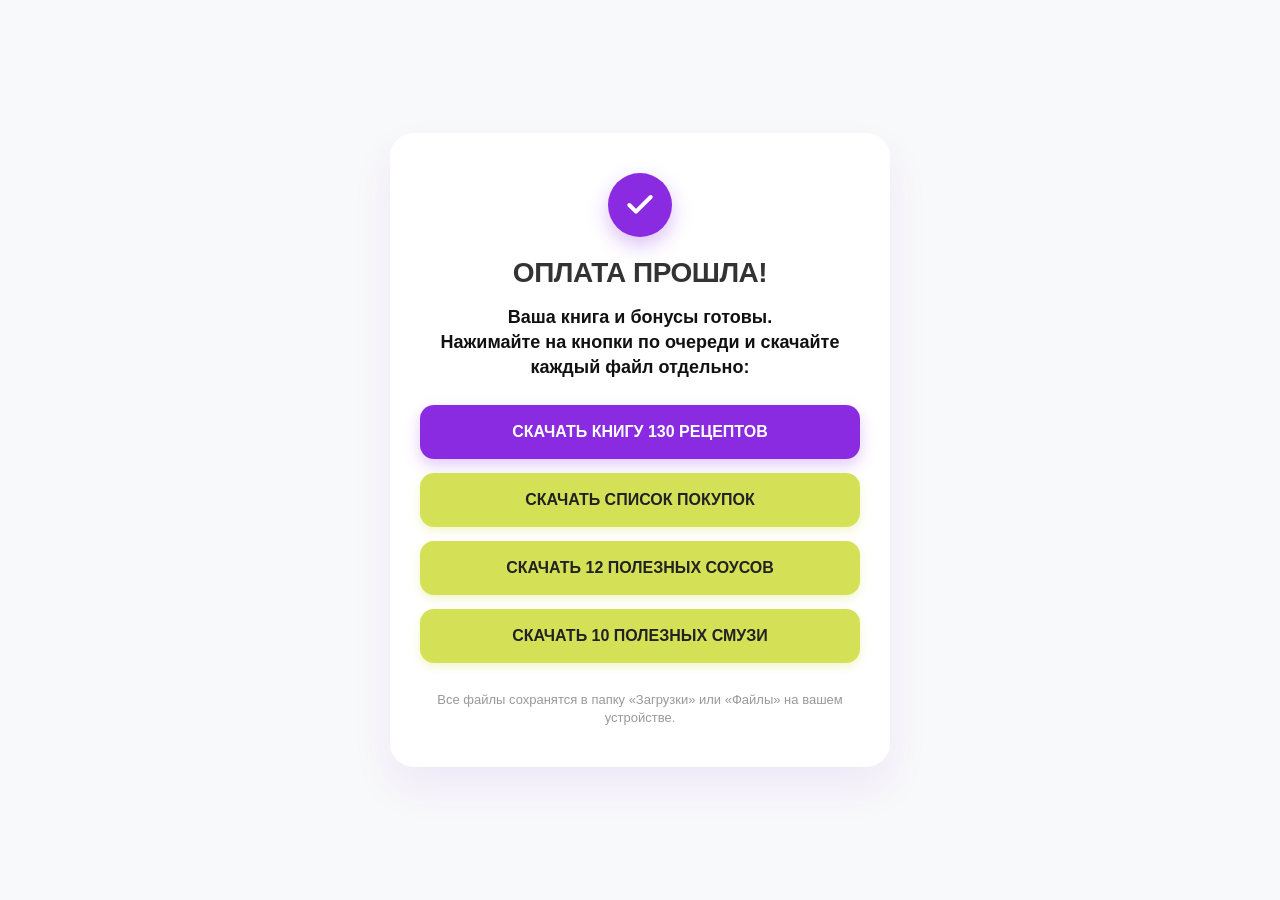
<file: thanks.html>
<!DOCTYPE html>
<html lang="ru">
<head>
    <meta charset="UTF-8">
    <meta name="viewport" content="width=device-width, initial-scale=1.0">
    <title>Ваш заказ готов!</title>
    <style>
        body { 
            background-color: #f8f9fa; 
            display: flex; justify-content: center; align-items: center; 
            min-height: 100vh; margin: 0; 
            font-family: -apple-system, BlinkMacSystemFont, 'Segoe UI', Roboto, Helvetica, Arial, sans-serif; 
            padding: 20px; box-sizing: border-box; 
        }
        .thanks-card { 
            background: #ffffff; 
            padding: 40px 30px; 
            border-radius: 24px; 
            box-shadow: 0 20px 40px rgba(138, 43, 226, 0.08); 
            text-align: center; 
            max-width: 440px; width: 100%; 
        }
        
        /* Иконка галочки */
        .icon-check-wrapper { 
            width: 64px; height: 64px; 
            background: #8A2BE2; 
            color: #ffffff; 
            border-radius: 50%; 
            display: flex; align-items: center; justify-content: center; 
            margin: 0 auto 20px; 
            box-shadow: 0 8px 20px rgba(138, 43, 226, 0.3);
        }
        .icon-svg { width: 32px; height: 32px; }
        
        h1 { 
            color: #333333; 
            font-size: 28px; 
            font-weight: 800;
            margin-bottom: 16px; 
            letter-spacing: -0.5px;
            text-transform: uppercase;
        }
        
        /* Выразительный текст с инструкцией */
        .instruction-text {
            color: #111111;
            font-size: 18px;
            font-weight: 700;
            line-height: 1.4;
            margin-bottom: 24px;
            padding: 0 10px;
        }
        
        .downloads-container { 
            display: flex; flex-direction: column; gap: 14px; 
        }
        
        /* Главная кнопка (Фиолетовая) */
        .download-btn { 
            background: #8A2BE2; 
            color: #ffffff; 
            text-decoration: none; 
            padding: 18px 20px; 
            border-radius: 14px; 
            font-weight: 800; 
            font-size: 16px; 
            transition: all 0.2s ease; 
            border: none; 
            display: flex;
            justify-content: center;
            align-items: center;
            box-shadow: 0 6px 15px rgba(138, 43, 226, 0.25);
            text-transform: uppercase;
        }
        .download-btn:active { transform: scale(0.97); box-shadow: 0 3px 8px rgba(138, 43, 226, 0.2); }
        
        /* Бонусные кнопки (Салатовые) */
        .download-btn.bonus { 
            background: #D4E157; 
            color: #222222; 
            box-shadow: 0 4px 10px rgba(212, 225, 87, 0.3);
        }
        .download-btn.bonus:active { 
            background: #c5d346; 
        }
        
        .footer-note { 
            margin-top: 28px; 
            font-size: 13px; 
            color: #999999; 
            line-height: 1.4; 
        }
    </style>

    <!-- Meta Pixel Code -->
    <script>
      !function(f,b,e,v,n,t,s)
      {if(f.fbq)return;n=f.fbq=function(){n.callMethod?
      n.callMethod.apply(n,arguments):n.queue.push(arguments)};
      if(!f._fbq)f._fbq=n;n.push=n;n.loaded=!0;n.version='2.0';
      n.queue=[];t=b.createElement(e);t.async=!0;
      t.src=v;s=b.getElementsByTagName(e)[0];
      s.parentNode.insertBefore(t,s)}(window, document,'script',
      'https://connect.facebook.net/en_US/fbevents.js');
      
      fbq('init', '1728093011528704'); 
      fbq('track', 'PageView');
      
      fbq('track', 'Purchase', {
        value: 11.99,
        currency: 'EUR',
        content_name: 'Книга 130 рецептов + 3 бонуса',
        content_type: 'product'
      });
    </script>
    <noscript>
      <img height="1" width="1" style="display:none" src="https://www.facebook.com/tr?id=1728093011528704&ev=PageView&noscript=1" />
    </noscript>
    <!-- End Meta Pixel Code -->
</head>
<body>

    <div class="thanks-card">
        <!-- Ровная галочка -->
        <div class="icon-check-wrapper">
            <svg class="icon-svg" viewBox="0 0 24 24" fill="none" stroke="currentColor" stroke-width="3" stroke-linecap="round" stroke-linejoin="round">
                <polyline points="20 6 9 17 4 12"></polyline>
            </svg>
        </div>
        
        <h1>ОПЛАТА ПРОШЛА!</h1>
        
        <!-- Выразительный, но спокойный текст -->
        <div class="instruction-text">
            Ваша книга и бонусы готовы.<br>Нажимайте на кнопки по очереди и скачайте каждый файл отдельно:
        </div>
        
        <div class="downloads-container">
            <a href="assets/130_Receptov.pdf" download="130_Receptov.pdf" class="download-btn">
                СКАЧАТЬ КНИГУ 130 РЕЦЕПТОВ
            </a>
            
            <a href="assets/Spisok_pokupok.pdf" download="Spisok_pokupok.pdf" class="download-btn bonus">
                СКАЧАТЬ СПИСОК ПОКУПОК
            </a>
            
            <a href="assets/12_Sousov.pdf" download="12_Sousov.pdf" class="download-btn bonus">
                СКАЧАТЬ 12 ПОЛЕЗНЫХ СОУСОВ
            </a>
            
            <a href="assets/10_Smuzi.pdf" download="10_Smuzi.pdf" class="download-btn bonus">
                СКАЧАТЬ 10 ПОЛЕЗНЫХ СМУЗИ
            </a>
        </div>
        
        <div class="footer-note">
            Все файлы сохранятся в папку «Загрузки» или «Файлы» на вашем устройстве.
        </div>
    </div>

</body>
</html>
</file>
<file: css/style.css>
/* --- БАЗОВЫЕ НАСТРОЙКИ --- */
body {
    margin: 0;
    padding: 0;
    font-family: 'Helvetica Neue', Arial, sans-serif;
    background-color: #f4f4f4;
    display: flex;
    justify-content: center;
}

.mobile-container {
    width: 100%;
    max-width: 480px;
    background-color: #ffffff;
    min-height: 100vh;
    box-shadow: 0 0 20px rgba(0,0,0,0.1);
    position: relative;
    overflow-x: hidden;
    padding-bottom: 0;
    z-index: 1;
    contain: content; 
}

/* --- АНИМАЦИИ --- */
.reveal {
    opacity: 0;
    transform: translateY(20px);
    transition: all 0.6s ease-out;
    content-visibility: auto; 
}
.reveal.active {
    opacity: 1;
    transform: translateY(0);
}

@keyframes spin {
    100% { transform: rotate(360deg); }
}

@keyframes pulse-btn {
    0% { transform: scale(1); box-shadow: 0 4px 10px rgba(0,0,0,0.1); }
    50% { transform: scale(1.03); box-shadow: 0 10px 20px rgba(138, 43, 226, 0.3); }
    100% { transform: scale(1); box-shadow: 0 4px 10px rgba(0,0,0,0.1); }
}

@keyframes shine {
    0% { left: -100%; }
    20% { left: 100%; }
    100% { left: 100%; }
}

/* --- ШАПКА --- */
.top-badge {
    background-color: #d1e231;
    color: #4a4a4a;
    text-align: center;
    padding: 15px 10px 25px 10px;
    font-size: 18px;
    font-weight: 300;
    text-transform: uppercase;
    letter-spacing: 1px;
    border-bottom-left-radius: 30px;
    border-bottom-right-radius: 30px;
    margin-bottom: 30px;
}

.main-header { text-align: center; padding: 0 25px; margin-bottom: 30px; }
.title-purple { color: #8A2BE2; font-size: 26px; font-weight: 800; text-transform: uppercase; margin: 0; line-height: 1.1; }
.title-dark { color: #4a4a4a; font-size: 26px; font-weight: 800; text-transform: uppercase; margin: 5px 0 0 0; }
.section-title-center { font-size: 22px; color: #444; text-align: center; margin-bottom: 25px; text-transform: uppercase; font-weight: 800; line-height: 1.4; }

/* --- ГЛАВНЫЙ СЛАЙДЕР --- */
.product-gallery-wrapper {
    padding: 0 20px;
    margin-bottom: 30px;
    width: 100%;
    box-sizing: border-box;
}

.mainProductSwiper {
    width: 100%;
    aspect-ratio: 1 / 1;
    overflow: hidden;
    border-radius: 15px;
    margin-bottom: 12px;
}

.mainProductSwiper .swiper-slide {
    display: flex;
    justify-content: center;
    align-items: center;
    background: #fff;
}

.mainProductSwiper .swiper-slide img {
    width: 100%;
    height: 100%;
    object-fit: contain; 
}

.thumbs-row {
    display: flex;
    justify-content: center;
    gap: 8px;
    padding: 0 5px;
}

.thumb-box {
    width: 60px;
    height: 60px;
    border-radius: 10px;
    overflow: hidden;
    border: 2px solid transparent;
    transition: all 0.2s ease;
    cursor: pointer;
    opacity: 0.6;
}

.thumb-box img {
    width: 100%;
    height: 100%;
    object-fit: cover;
}

.thumb-box.active-thumb {
    border-color: #8A2BE2;
    opacity: 1;
    transform: scale(1.05);
}

/* --- СВАЙПЕРЫ --- */
.swiper { width: 100%; padding-bottom: 40px; margin-bottom: 50px; overflow: hidden; }

.testimonialSwiper { width: 100%; padding-bottom: 50px; margin-bottom: 50px; }
.testimonialSwiper .swiper-slide {
    background-color: #ffffff; 
    border-radius: 20px;
    overflow: hidden;
    box-shadow: 0 12px 24px rgba(0, 0, 0, 0.15); 
    aspect-ratio: 4 / 5; 
    width: auto; 
    transform: translateZ(0);
}

.chat-screen { width: 100%; height: 100%; object-fit: cover; display: block; }
.swiper-pagination-bullet-active { background-color: #8A2BE2; }

/* --- ОПИСАНИЕ И ПРОДАЖА --- */
.offer-section { padding: 0 25px; margin-bottom: 50px; }
.offer-title { font-size: 18px; text-align: center; line-height: 1.4; color: #444; margin-bottom: 25px; font-weight: 800; text-transform: uppercase; }
.text-purple { color: #8A2BE2; }
.benefits-list { list-style: none; padding: 0; margin: 0 0 25px 0; }
.benefits-list li { margin-bottom: 15px; font-size: 15px; line-height: 1.4; display: flex; align-items: flex-start; }
.check-icon { display: inline-flex; justify-content: center; align-items: center; min-width: 20px; height: 20px; background-color: #6abd45; color: white; border-radius: 4px; font-size: 12px; margin-right: 12px; margin-top: 2px; }
.bonus-block { margin-bottom: 25px; }
.bonus-label { font-weight: bold; text-transform: uppercase; margin-bottom: 10px; font-size: 16px; }
.bonus-item { margin: 5px 0; font-size: 15px; }
.star-icon { color: #f4c542; font-size: 18px; margin-right: 5px; }
.price-block { text-align: center; margin-bottom: 20px; }
.current-price { font-size: 36px; font-weight: bold; color: #8A2BE2; margin-right: 10px; }
.old-price { font-size: 28px; color: #ccc; text-decoration: line-through; font-weight: bold; }

/* КНОПКИ */
.cta-button { display: block; width: 100%; background-color: #d1e231; border: none; padding: 20px 0; font-size: 18px; font-weight: 800; color: #333; text-transform: uppercase; border-radius: 12px; cursor: pointer; box-shadow: 0 4px 10px rgba(0,0,0,0.1); position: relative; z-index: 10; overflow: hidden; }
.cta-button::after { content: ''; position: absolute; top: 0; left: -100%; width: 50%; height: 100%; background: linear-gradient(to right, rgba(255,255,255,0) 0%, rgba(255,255,255,0.4) 50%, rgba(255,255,255,0) 100%); transform: skewX(-25deg); animation: shine 4s infinite; }

.btn-wrapper { margin-bottom: 25px; }
.footer-info { text-align: center; }
.payment-img { max-width: 200px; display: block; margin: 0 auto 15px auto; }
.rating { font-size: 14px; color: #333; font-weight: bold; }
.rating .stars { margin-right: 5px; }

/* --- КАТЕГОРИИ --- */
.categories-section { padding: 0 25px; display: flex; flex-direction: column; gap: 20px; margin-bottom: 50px; }
.category-card { position: relative; width: 100%; border-radius: 20px; overflow: hidden; box-shadow: 0 4px 15px rgba(0,0,0,0.08); background-color: #fff; aspect-ratio: 1 / 1; transform: translateZ(0); }
.category-card img { width: 100%; height: 100%; object-fit: cover; display: block; }
.card-text { position: absolute; bottom: 20px; right: 20px; text-align: right; background-color: rgba(255, 255, 255, 0.9); padding: 5px 10px; border-radius: 10px; line-height: 1.2; }
.count-purple { display: block; color: #8A2BE2; font-size: 28px; font-weight: 800; }
.category-name { display: block; color: #333; font-size: 20px; font-weight: 800; text-transform: uppercase; }

.middle-btn-section { padding: 0 25px; margin-bottom: 50px; }

/* --- COMPARISON --- */
.comparison-section { padding: 0 25px; text-align: center; margin-bottom: 50px; }
.comparison-title { font-size: 18px; text-transform: uppercase; font-weight: 800; margin-bottom: 25px; color: #444; }
.compare-card { border-radius: 20px; padding: 30px 20px; position: relative; text-align: left; }
.compare-img { display: block; max-width: 100%; margin: 0 auto 15px auto; }
.bad-card { background-color: #f7f7f7; padding-bottom: 50px; margin-bottom: -20px; }
.card-title-bad { text-align: center; font-size: 22px; font-weight: 800; text-transform: uppercase; margin: 0 0 20px 0; color: #000; }
.bad-list { list-style: none; padding: 0; margin: 0; }
.bad-list li { margin-bottom: 12px; font-size: 14px; color: #555; position: relative; padding-left: 25px; }
.cross-icon { position: absolute; left: 0; top: 0; color: #ff0000; font-weight: bold; }
.vs-circle { width: 60px; height: 60px; background-color: #8A2BE2; color: #fff; border-radius: 50%; display: flex; justify-content: center; align-items: center; font-size: 24px; font-weight: bold; font-family: serif; margin: 0 auto; position: relative; z-index: 10; border: 4px solid #fff; }
.good-card { background-color: #fff; border: 2px solid #8A2BE2; padding-top: 50px; margin-top: -30px; z-index: 5; margin-bottom: 30px; }
.card-title-good { text-align: center; font-size: 22px; font-weight: 800; text-transform: uppercase; margin: 0 0 20px 0; color: #8A2BE2; }
.good-list { list-style: none; padding: 0; margin: 0; }
.good-list li { margin-bottom: 12px; font-size: 14px; color: #333; position: relative; padding-left: 25px; }
.check-icon-good { position: absolute; left: 0; top: 0; width: 18px; height: 18px; background-color: #00c700; color: white; border-radius: 3px; font-size: 12px; display: flex; align-items: center; justify-content: center; }

/* --- AUTHOR --- */
.author-section { padding: 0 25px; margin-bottom: 50px; text-align: left; }
.author-img { display: block; width: 100%; border-radius: 20px; margin-bottom: 30px; box-shadow: 0 4px 15px rgba(0,0,0,0.1); aspect-ratio: 4 / 5; object-fit: cover; }
.author-title { font-size: 20px; font-weight: 800; color: #333; line-height: 1.3; margin-bottom: 20px; }
.author-text { font-size: 16px; line-height: 1.5; color: #444; margin-bottom: 15px; }
.author-text strong { color: #000; }

/* --- TESTIMONIALS --- */
.testimonials-section { padding: 0 25px; margin-bottom: 50px; }

/* --- BONUS INTRO --- */
.bonus-intro-section { padding: 30px 25px 10px 25px; text-align: center; background-color: #fff; margin-bottom: 30px; }
.bonus-wait-title { font-size: 24px; font-weight: 800; color: #333; text-transform: uppercase; margin-bottom: 10px; line-height: 1.2; }
.bonus-wait-text { font-size: 18px; line-height: 1.4; color: #555; font-weight: 600; }

/* --- BONUS SLIDER --- */
.bonus-slider-section { padding: 0 0 10px 0; margin-bottom: 30px; }
.bonusSwiper { width: 100%; padding-bottom: 50px; }
.bonusSwiper .swiper-slide { height: auto; opacity: 0.4; transform: scale(0.9); transition: all 0.3s ease; display: flex; }
.bonusSwiper .swiper-slide-active { opacity: 1; transform: scale(1); z-index: 10; }
.bonus-slide-card { background-color: #fff; border: 2px solid #bceb3c; border-radius: 20px; overflow: hidden; text-align: center; padding: 0 0 25px 0; box-shadow: 0 4px 15px rgba(0,0,0,0.08); width: 100%; display: flex; flex-direction: column; border-top: 6px solid #d1e231; }
.bonus-slide-img { width: 100%; height: 250px; aspect-ratio: 8 / 5; object-fit: contain; background-color: #fff; display: block; margin: 0 auto 10px auto; padding: 10px 0; }
.bonus-slide-content { padding: 0 20px; flex-grow: 1; display: flex; flex-direction: column; justify-content: space-between; }
.bonus-slide-tag { color: #8A2BE2; font-weight: 800; font-size: 13px; text-transform: uppercase; margin-bottom: 8px; letter-spacing: 1px; }
.bonus-slide-title { color: #000; font-weight: 800; font-size: 20px; line-height: 1.1; text-transform: uppercase; margin: 0 0 12px 0; }
.bonus-slide-desc { font-size: 15px; color: #555; line-height: 1.4; margin-bottom: 20px; }
.bonus-price-row { display: flex; justify-content: center; align-items: center; gap: 10px; margin-top: auto; }
.bonus-slide-price { font-size: 16px; color: #999; text-decoration: line-through; font-weight: 600; }
.bonus-slide-free { color: #8A2BE2; font-weight: 900; font-size: 20px; text-transform: uppercase; }

/* --- ГАЛЕРЕЯ РЕЦЕПТОВ --- */
.recipes-gallery { padding: 0 25px; text-align: center; margin-bottom: 50px; }
.gallery-title { font-size: 18px; color: #444; margin-bottom: 30px; text-transform: uppercase; font-weight: 800; line-height: 1.4; }
.gallery-grid { display: flex; flex-direction: column; gap: 15px; }
.gallery-grid img { width: 100%; height: auto; border-radius: 18px; box-shadow: 0 4px 15px rgba(0,0,0,0.1); display: block; }

/* --- ФИНАЛЬНЫЙ БЛОК --- */
.super-offer-container { padding: 0 25px; text-align: center; margin-bottom: 50px; }
.bundle-img { display: block; width: 100%; margin-bottom: 20px; }
.final-big-title { font-size: 26px; font-weight: 800; text-transform: uppercase; color: #444; line-height: 1.2; margin-bottom: 30px; }
.offer-subtitle { font-size: 16px; font-weight: 800; text-transform: uppercase; color: #444; margin-bottom: 25px; line-height: 1.4; }
.bonuses-list-box { border: 2px solid #84cc16; border-radius: 20px; padding: 20px; background-color: #fff; margin-bottom: 30px; text-align: left; }
.bonus-row { display: flex; align-items: flex-start; margin-bottom: 12px; font-size: 14px; color: #333; line-height: 1.3; }
.bonus-row:last-child { margin-bottom: 0; }
.bonus-check { min-width: 18px; height: 18px; background-color: #00c700; color: white; font-size: 12px; display: flex; justify-content: center; align-items: center; border-radius: 4px; margin-right: 10px; margin-top: 2px; }
.price-final-block { text-align: center; margin-bottom: 20px; }
.price-final-big { font-size: 48px; font-weight: 800; color: #ea580c; margin-right: 10px; }
.price-final-old { font-size: 32px; color: #999; text-decoration: line-through; font-weight: 800; }
.timer-label { font-size: 14px; color: #444; margin-bottom: 10px; font-weight: 600; }
.timer-box { background-color: #d1e231; border-radius: 50px; padding: 15px 30px; display: flex; justify-content: space-between; align-items: center; margin-bottom: 30px; max-width: 320px; margin-left: auto; margin-right: auto; }
.timer-part { text-align: center; color: #fff; }
.timer-num { font-size: 32px; font-weight: 800; line-height: 1; display: block; }
.timer-text { font-size: 12px; font-weight: 500; text-transform: uppercase; }
.timer-colon { font-size: 32px; font-weight: 800; color: #fff; margin-bottom: 15px; }
.payment-row-final { display: flex; justify-content: center; gap: 10px; margin-top: 20px; }
.payment-row-final img { height: 25px; object-fit: contain; }

.final-purple-btn { background-color: #8A2BE2 !important; color: #ffffff !important; box-shadow: 0 4px 15px rgba(138, 43, 226, 0.4) !important; animation: pulse-btn 2s infinite; }
.final-purple-btn:hover { background-color: #7b20d0 !important; }

/* --- FAQ SECTION --- */
.faq-section { padding: 0 25px 0 25px; background-color: #fff; margin-bottom: 0; position: relative; z-index: 2; }
.faq-title { font-size: 24px; font-weight: 800; text-transform: uppercase; text-align: center; color: #333; margin-bottom: 30px; }
.faq-item { margin-bottom: 20px; border-bottom: 1px solid #eee; padding-bottom: 20px; }
.faq-item:last-child { border-bottom: none; }
.faq-question { display: flex; justify-content: space-between; align-items: center; cursor: pointer; gap: 15px; }
.faq-question-text { font-size: 16px; font-weight: 700; text-transform: uppercase; color: #000; line-height: 1.3; text-align: left; width: 85%; }
.faq-toggle { width: 40px; height: 40px; background-color: #d1e231; border-radius: 50%; position: relative; transition: transform 0.3s ease, background-color 0.3s ease; flex-shrink: 0; }
.faq-toggle::before { content: ''; position: absolute; top: 50%; left: 50%; width: 16px; height: 2px; background-color: #fff; transform: translate(-50%, -50%); }
.faq-toggle::after { content: ''; position: absolute; top: 50%; left: 50%; width: 2px; height: 16px; background-color: #fff; transform: translate(-50%, -50%); }
.faq-answer { max-height: 0; overflow: hidden; transition: max-height 0.3s ease, padding-top 0.3s ease; font-size: 15px; line-height: 1.5; color: #555; }
.faq-item.active .faq-toggle { transform: rotate(45deg); background-color: #8A2BE2; }
.faq-item.active .faq-answer { max-height: 200px; padding-top: 15px; }

.faq-bottom-img { display: block; width: 100%; max-width: 300px; margin: 30px auto 30px auto; border-radius: 50%; object-fit: cover; aspect-ratio: 1 / 1; animation: spin 20s linear infinite; position: relative; z-index: 10; }

/* --- SITE FOOTER --- */
.site-footer { background-color: #d1e231; padding: 30px 25px 90px 25px; text-align: center; border-top-left-radius: 30px; border-top-right-radius: 30px; position: relative; z-index: 1; }
.footer-icon-circle { width: 60px; height: 60px; background-color: #000; border-radius: 50%; margin: 0 auto 20px auto; display: flex; justify-content: center; align-items: center; box-shadow: 0 5px 15px rgba(0,0,0,0.1); }
.footer-icon-circle img { width: 28px; height: 28px; object-fit: contain; }
.footer-company { font-size: 16px; font-weight: 800; text-transform: uppercase; color: #000; margin-bottom: 5px; }
.footer-email { font-size: 14px; color: #000; margin-bottom: 25px; display: block; text-decoration: none; }
.footer-policy { font-size: 12px; color: #000; text-decoration: underline; opacity: 0.7; }

/* --- STICKY BUTTON --- */
.sticky-bottom-bar {
    position: fixed;
    bottom: 20px;
    left: 50%;
    transform: translate(-50%, 30px);
    width: 100%;
    max-width: 440px;
    padding: 0 20px;
    box-sizing: border-box;
    z-index: 1000;
    opacity: 0;
    visibility: hidden;
    pointer-events: none;
    transition: opacity 0.4s ease, transform 0.4s ease, visibility 0.4s;
}

.sticky-bottom-bar.show-sticky {
    opacity: 1;
    transform: translate(-50%, 0);
    visibility: visible;
}

.sticky-bottom-bar.show-sticky .sticky-btn {
    pointer-events: auto;
}

.sticky-btn {
    margin: 0;
    background-color: #8A2BE2 !important;
    color: #fff !important;
    box-shadow: 0 5px 20px rgba(138, 43, 226, 0.4);
    border-radius: 15px;
    padding: 20px 0;
    font-size: 18px;
    font-weight: 800;
    text-transform: uppercase;
    cursor: pointer;
    border: none;
    width: 100%;
    display: block;
    animation: pulse-btn 2s infinite;
}

.sticky-btn:hover { background-color: #7b20d0 !important; }
/* --- STICKY BUTTON (ВСЕГДА НА ЭКРАНЕ) --- */
.sticky-bottom-bar {
    position: fixed;
    bottom: 20px;
    left: 50%;
    transform: translateX(-50%);
    width: 100%;
    max-width: 440px;
    padding: 0 20px;
    box-sizing: border-box; /* Жестко ограничивает ширину, чтобы не ломать экран */
    z-index: 1000;
}

.sticky-btn {
    margin: 0;
    background-color: #8A2BE2 !important;
    color: #fff !important;
    box-shadow: 0 5px 20px rgba(138, 43, 226, 0.4);
    border-radius: 15px;
    padding: 20px 0;
    font-size: 18px;
    font-weight: 800;
    text-transform: uppercase;
    cursor: pointer;
    border: none;
    width: 100%;
    display: block;
    animation: pulse-btn 2s infinite;
    pointer-events: auto;
}

.sticky-btn:hover { background-color: #7b20d0 !important; }
</file>
